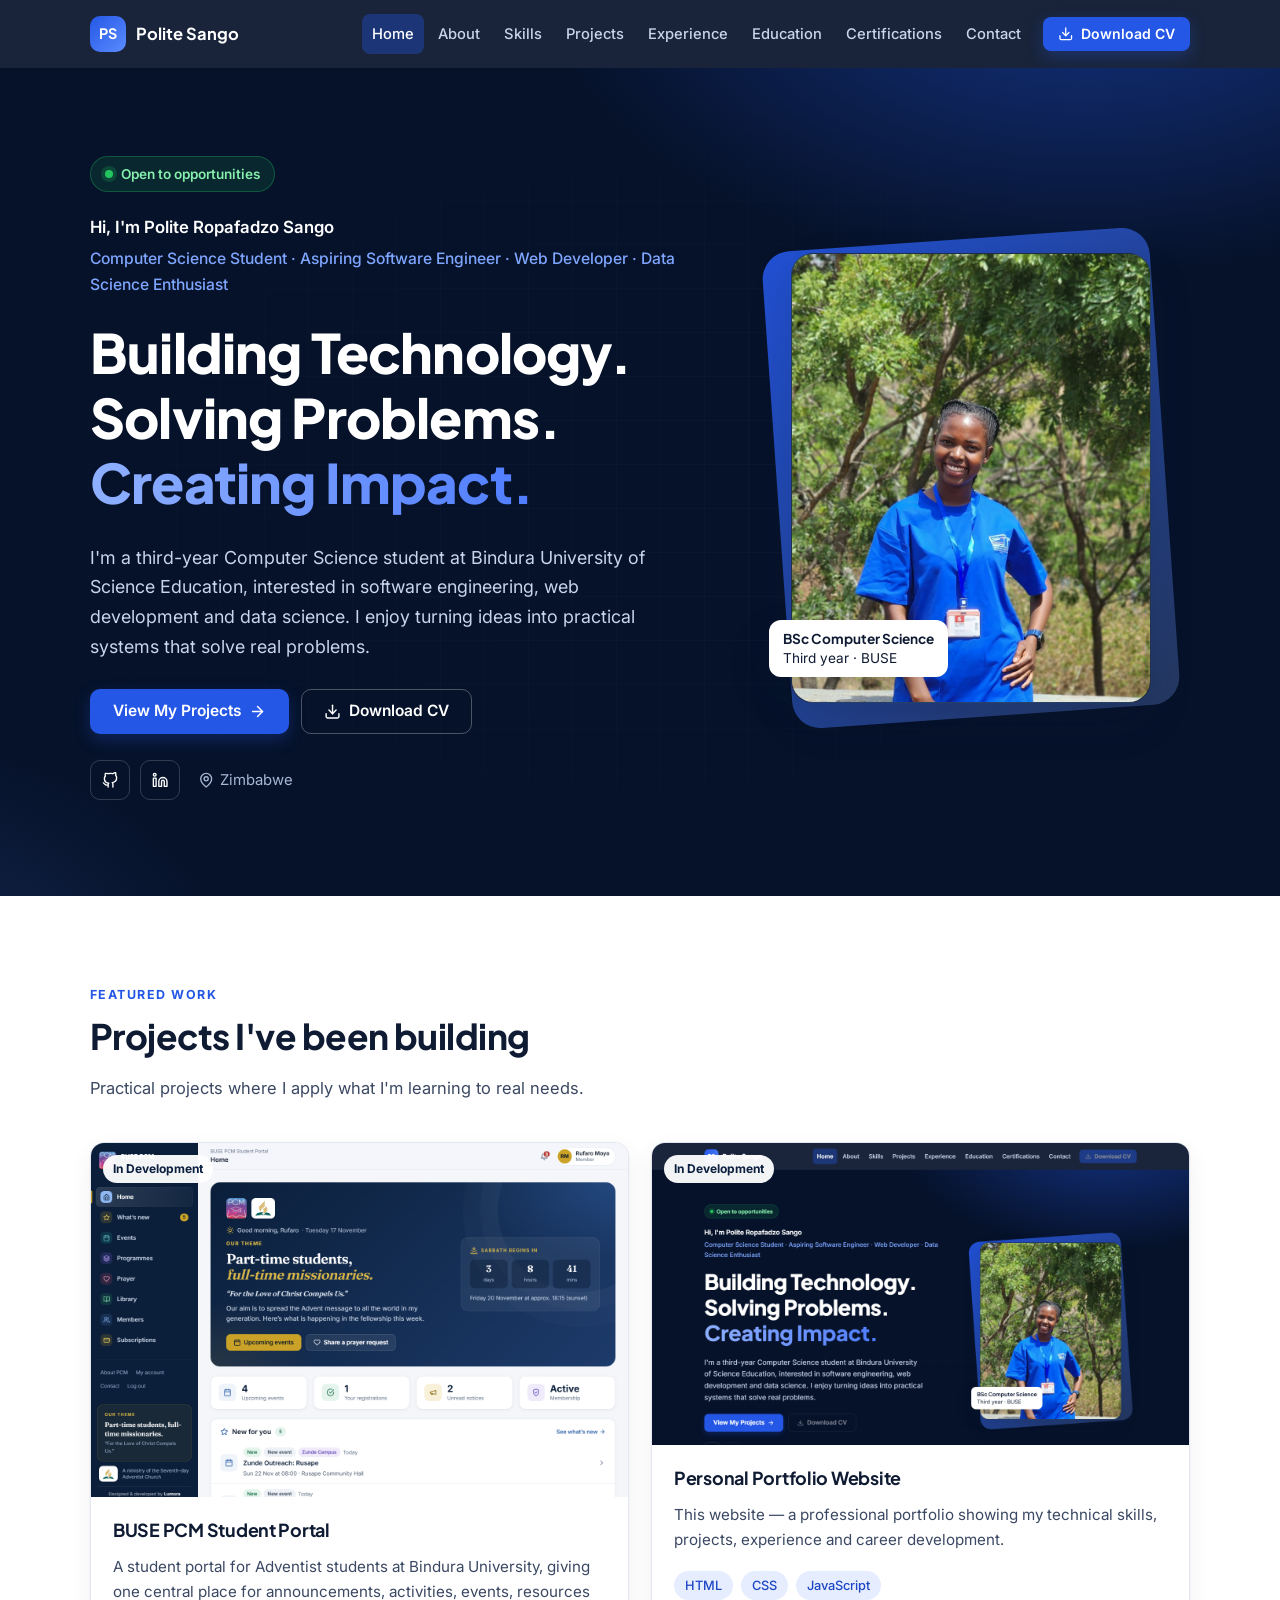
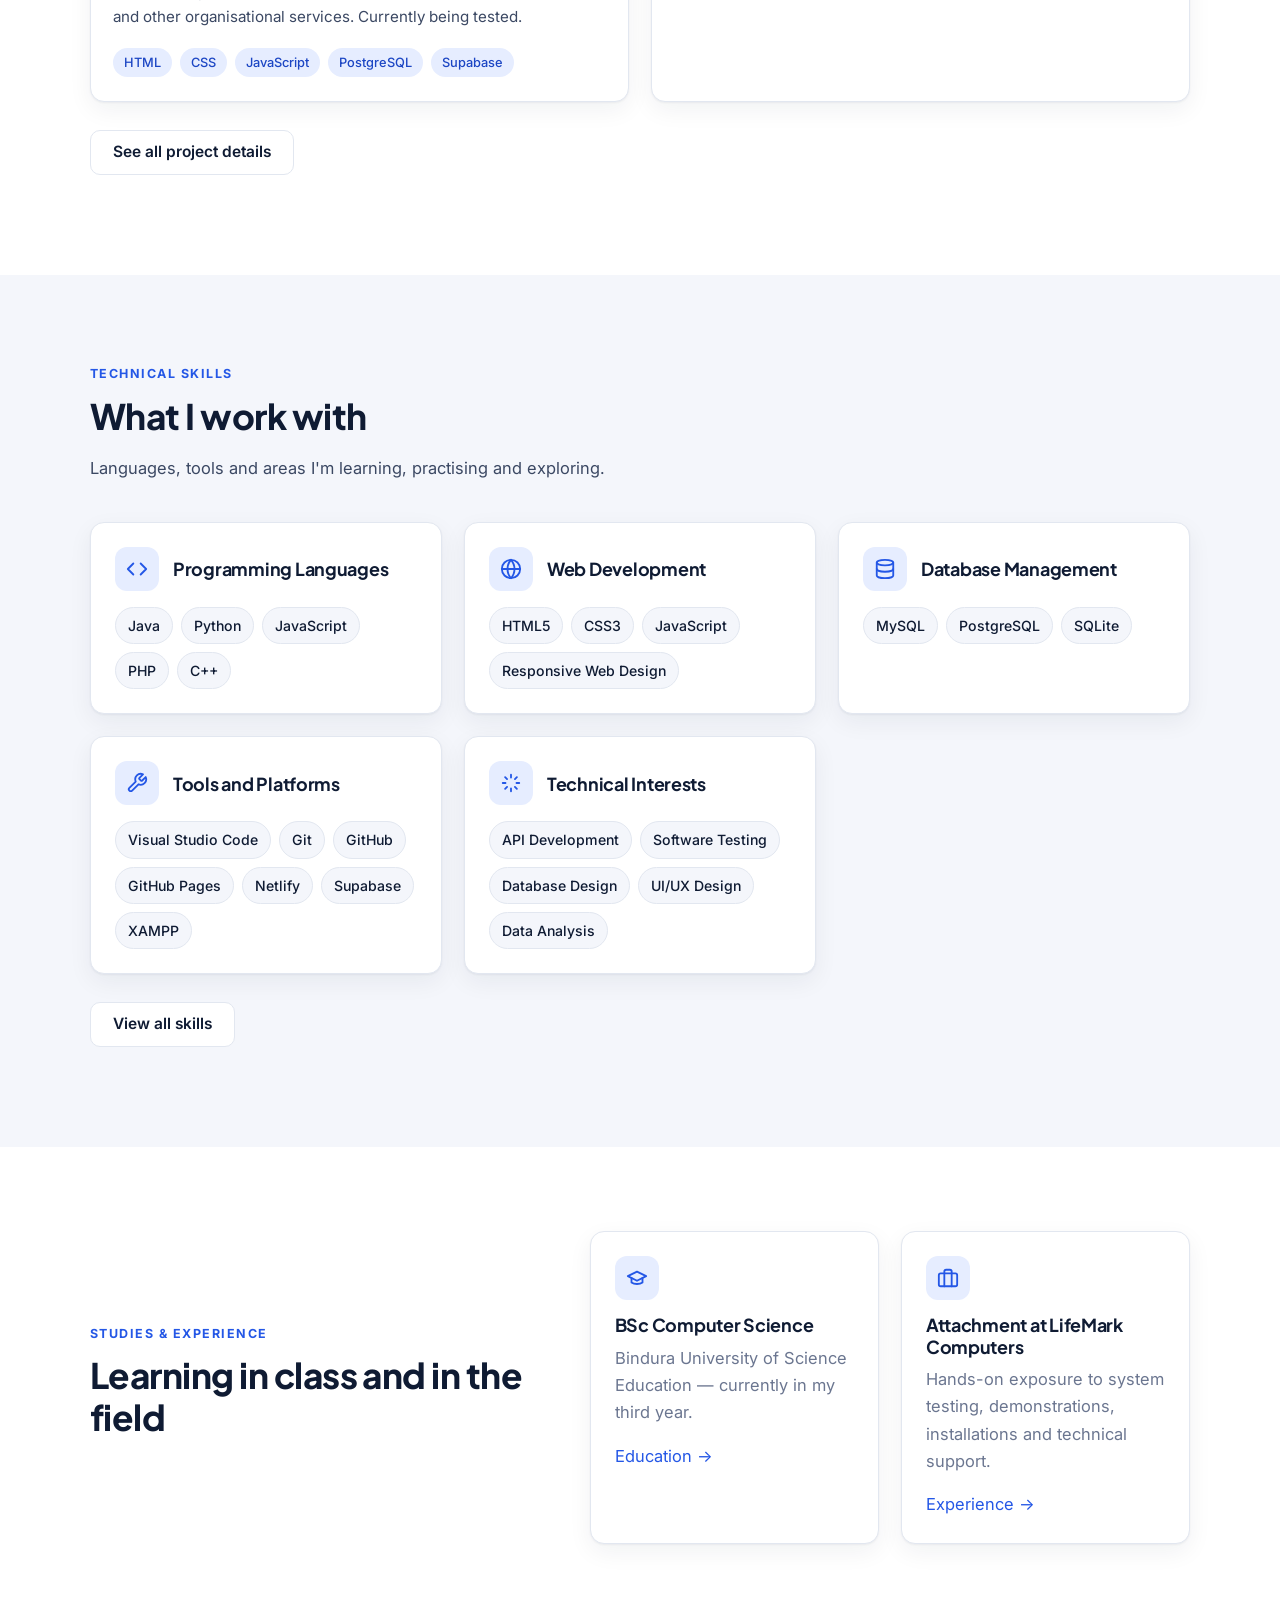
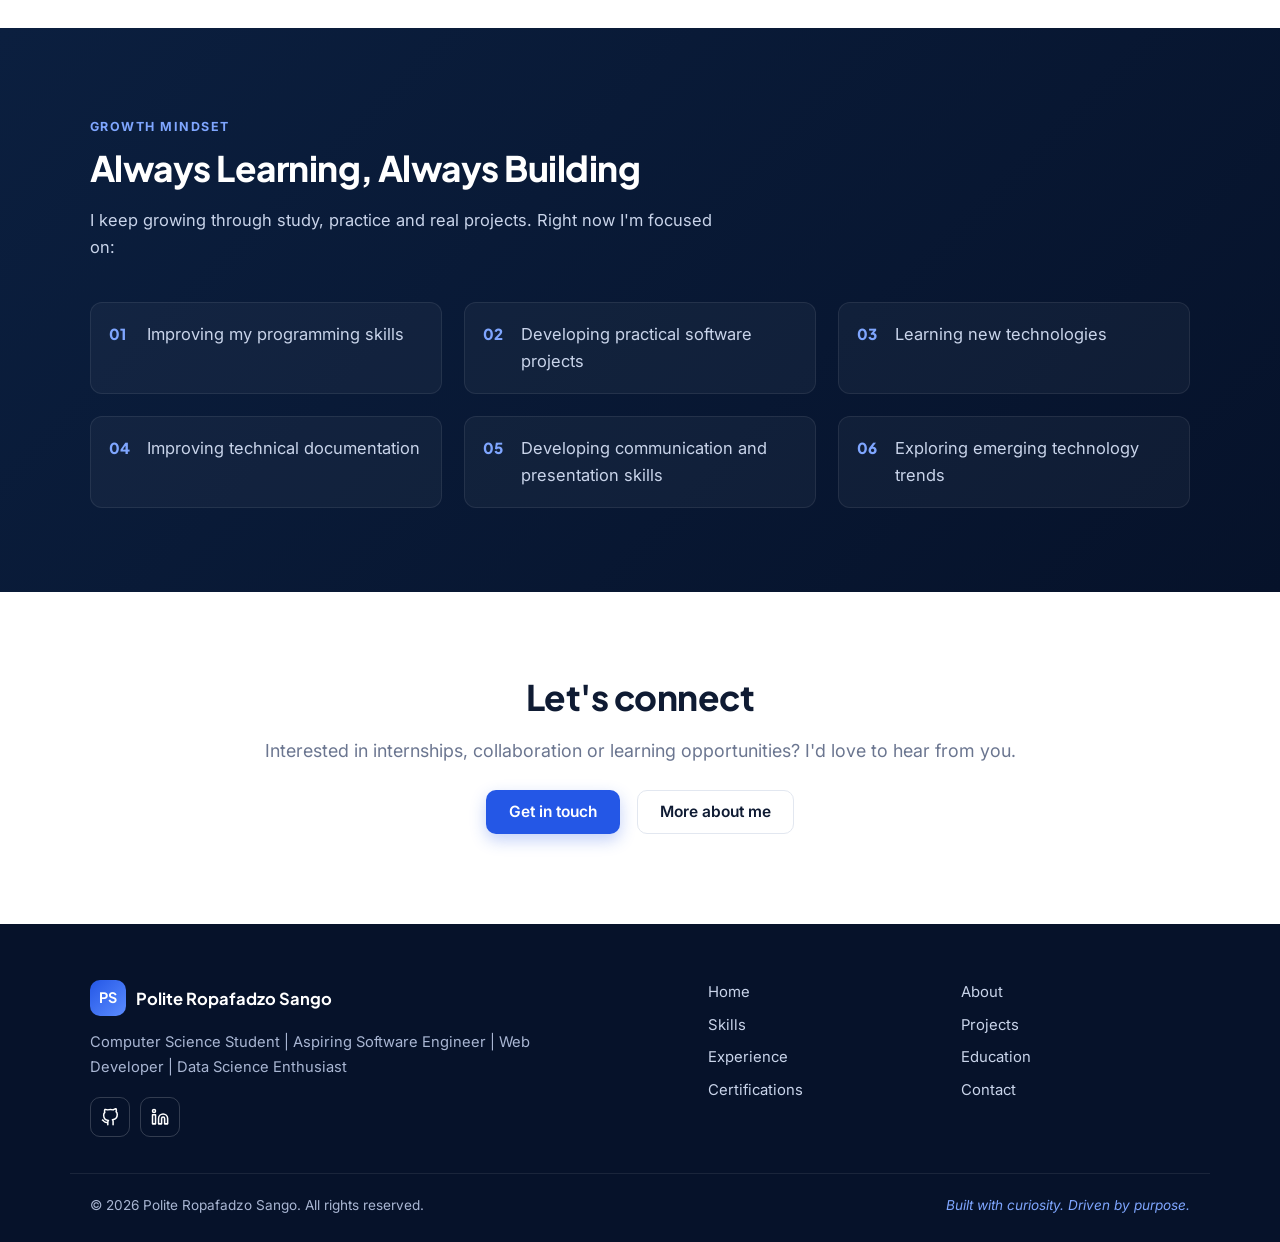
<file: index.html>
<!doctype html>
<html lang="en">
<head>
  <meta charset="utf-8">
  <meta name="viewport" content="width=device-width, initial-scale=1">
  <title>Polite Ropafadzo Sango | Computer Science Student &amp; Web Developer</title>
  <meta name="description" content="Portfolio of Polite Ropafadzo Sango, a third-year Computer Science student at Bindura University of Science Education, Zimbabwe — software engineering, web development and data science.">
  <meta property="og:title" content="Polite Ropafadzo Sango — Portfolio">
  <meta property="og:description" content="Building Technology. Solving Problems. Creating Impact.">
  <meta property="og:type" content="website">
  <meta name="theme-color" content="#06122a">
  <link rel="icon" href="assets/favicon.svg" type="image/svg+xml">
  <link rel="preconnect" href="https://fonts.googleapis.com">
  <link rel="preconnect" href="https://fonts.gstatic.com" crossorigin>
  <link href="https://fonts.googleapis.com/css2?family=Inter:wght@400;500;600;700&family=Plus+Jakarta+Sans:wght@700;800&display=swap" rel="stylesheet">
  <link rel="stylesheet" href="css/style.css">
</head>
<body data-page="home">
  <a class="skip" href="#main">Skip to content</a>
  <header id="site-header"></header>

  <main id="main">
    <section class="hero dark">
      <div class="container hero-grid">
        <div>
          <span class="badge-open">Open to opportunities</span>
          <p class="who">Hi, I'm Polite Ropafadzo Sango</p>
          <p class="role">Computer Science Student · Aspiring Software Engineer · Web Developer · Data Science Enthusiast</p>
          <h1>Building Technology. Solving Problems. <span class="accent">Creating Impact.</span></h1>
          <p class="lead">I'm a third-year Computer Science student at Bindura University of Science Education, interested in software engineering, web development and data science. I enjoy turning ideas into practical systems that solve real problems.</p>
          <div class="hero-actions">
            <a class="btn btn-primary" href="projects.html">View My Projects <svg class="icon" viewBox="0 0 24 24" fill="none" stroke="currentColor" stroke-width="2" stroke-linecap="round" stroke-linejoin="round" aria-hidden="true"><path d="M5 12h14"/><path d="m12 5 7 7-7 7"/></svg></a>
            <span class="btn btn-ghost" data-cv></span>
          </div>
          <div class="hero-meta">
            <div class="socials" data-socials></div>
            <span class="loc"><svg class="icon" viewBox="0 0 24 24" fill="none" stroke="currentColor" stroke-width="2" stroke-linecap="round" stroke-linejoin="round" aria-hidden="true"><path d="M20 10c0 6-8 12-8 12s-8-6-8-12a8 8 0 0 1 16 0z"/><circle cx="12" cy="10" r="3"/></svg> Zimbabwe</span>
          </div>
        </div>
        <div class="photo-wrap">
          <div class="photo" data-photo></div>
          <div class="photo-card"><strong>BSc Computer Science</strong>Third year · BUSE</div>
        </div>
      </div>
    </section>

    <section class="section">
      <div class="container">
        <div class="section-head">
          <span class="eyebrow">Featured work</span>
          <h2>Projects I've been building</h2>
          <p>Practical projects where I apply what I'm learning to real needs.</p>
        </div>
        <div class="grid grid-2" data-projects="preview"></div>
        <p style="margin-top:28px"><a class="btn btn-outline" href="projects.html">See all project details</a></p>
      </div>
    </section>

    <section class="section section-soft">
      <div class="container">
        <div class="section-head">
          <span class="eyebrow">Technical skills</span>
          <h2>What I work with</h2>
          <p>Languages, tools and areas I'm learning, practising and exploring.</p>
        </div>
        <div class="grid grid-3" data-skills="compact"></div>
        <p style="margin-top:28px"><a class="btn btn-outline" href="skills.html">View all skills</a></p>
      </div>
    </section>

    <section class="section">
      <div class="container split">
        <div class="section-head" style="margin:0">
          <span class="eyebrow">Studies &amp; experience</span>
          <h2>Learning in class and in the field</h2>
        </div>
        <div class="grid grid-2">
          <article class="card reveal">
            <span class="icon-badge"><svg class="icon" viewBox="0 0 24 24" fill="none" stroke="currentColor" stroke-width="2" stroke-linecap="round" stroke-linejoin="round" aria-hidden="true"><path d="M22 10 12 5 2 10l10 5 10-5z"/><path d="M6 12v5c3 2 9 2 12 0v-5"/></svg></span>
            <h3 style="margin-top:14px">BSc Computer Science</h3>
            <p class="muted">Bindura University of Science Education — currently in my third year.</p>
            <a href="education.html">Education →</a>
          </article>
          <article class="card reveal">
            <span class="icon-badge"><svg class="icon" viewBox="0 0 24 24" fill="none" stroke="currentColor" stroke-width="2" stroke-linecap="round" stroke-linejoin="round" aria-hidden="true"><rect x="2" y="7" width="20" height="14" rx="2"/><path d="M16 21V5a2 2 0 0 0-2-2h-4a2 2 0 0 0-2 2v16"/></svg></span>
            <h3 style="margin-top:14px">Attachment at LifeMark Computers</h3>
            <p class="muted">Hands-on exposure to system testing, demonstrations, installations and technical support.</p>
            <a href="experience.html">Experience →</a>
          </article>
        </div>
      </div>
    </section>

    <div data-learning></div>

    <section class="section cta">
      <div class="container">
        <h2>Let's connect</h2>
        <p class="lead muted">Interested in internships, collaboration or learning opportunities? I'd love to hear from you.</p>
        <a class="btn btn-primary" href="contact.html">Get in touch</a>
        <a class="btn btn-outline" href="about.html">More about me</a>
      </div>
    </section>
  </main>

  <footer id="site-footer"></footer>
  <script src="js/config.js"></script>
  <script src="js/main.js"></script>
</body>
</html>
</file>
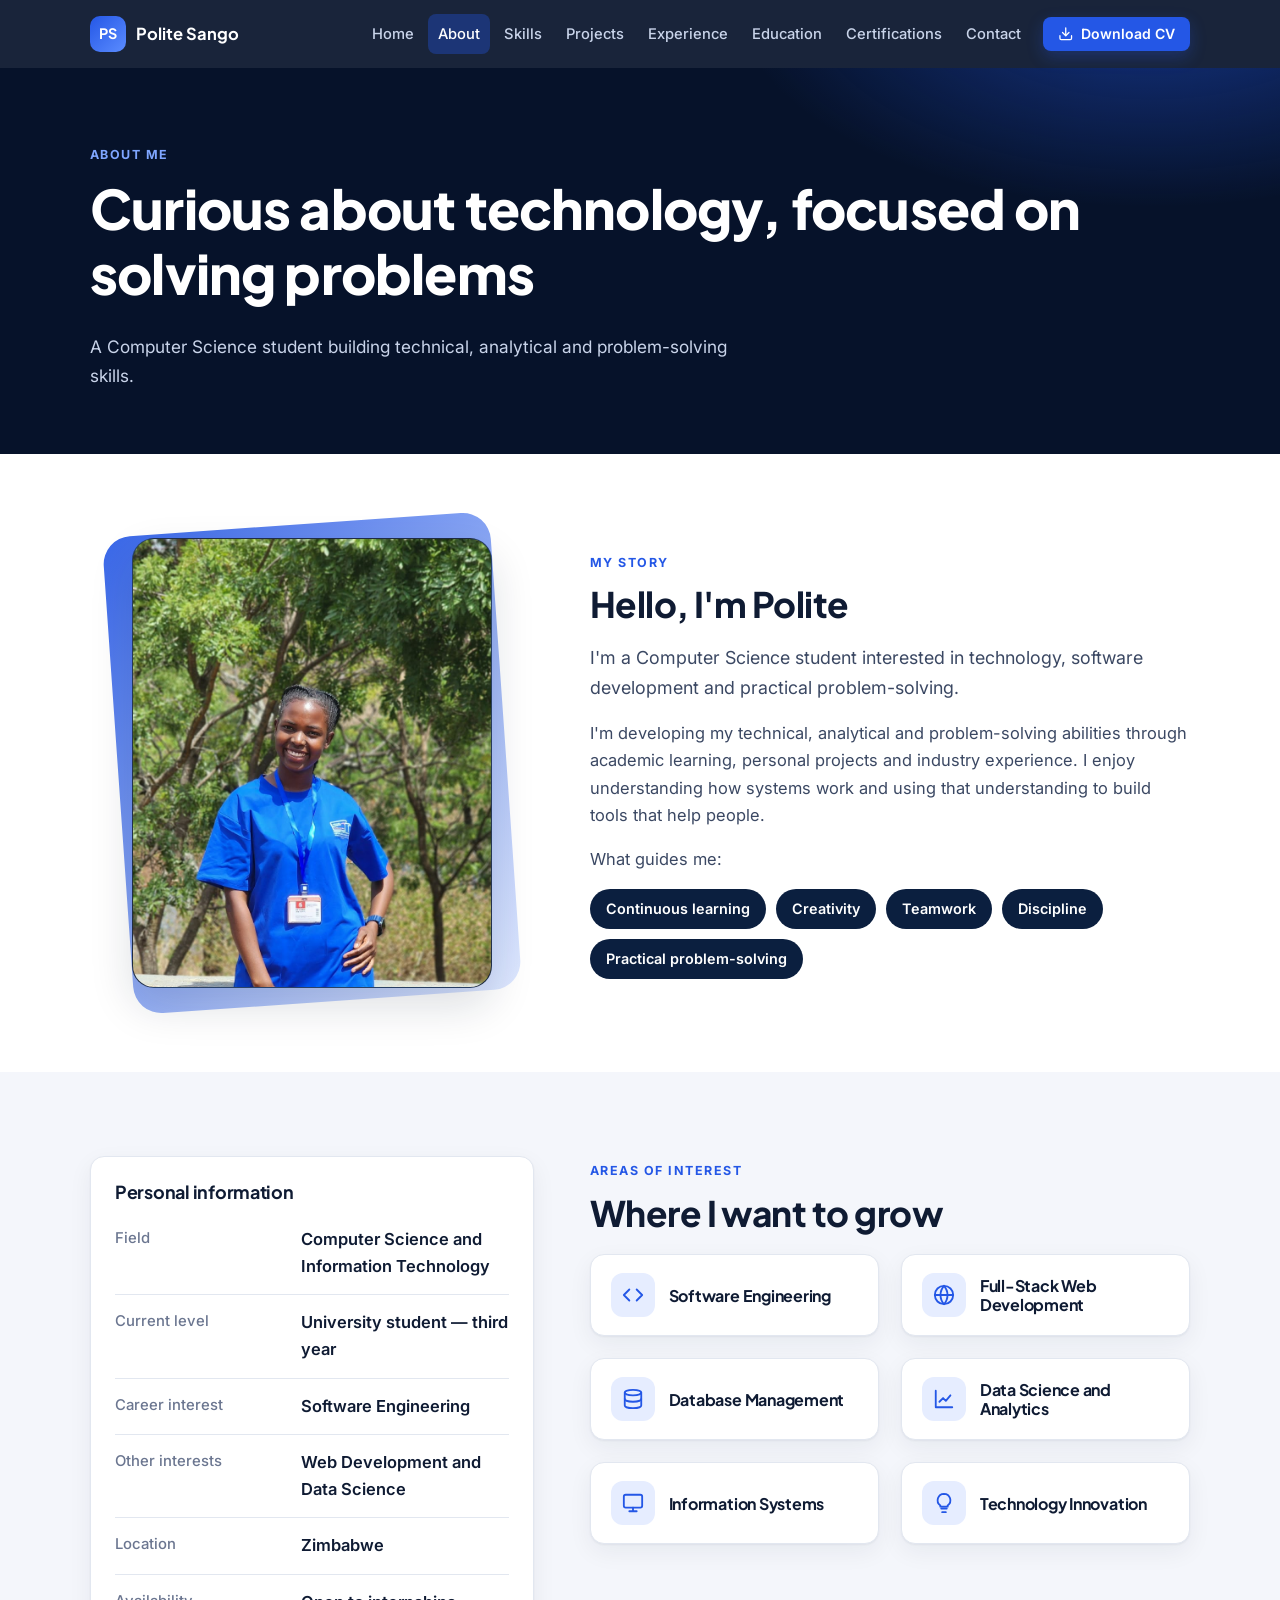
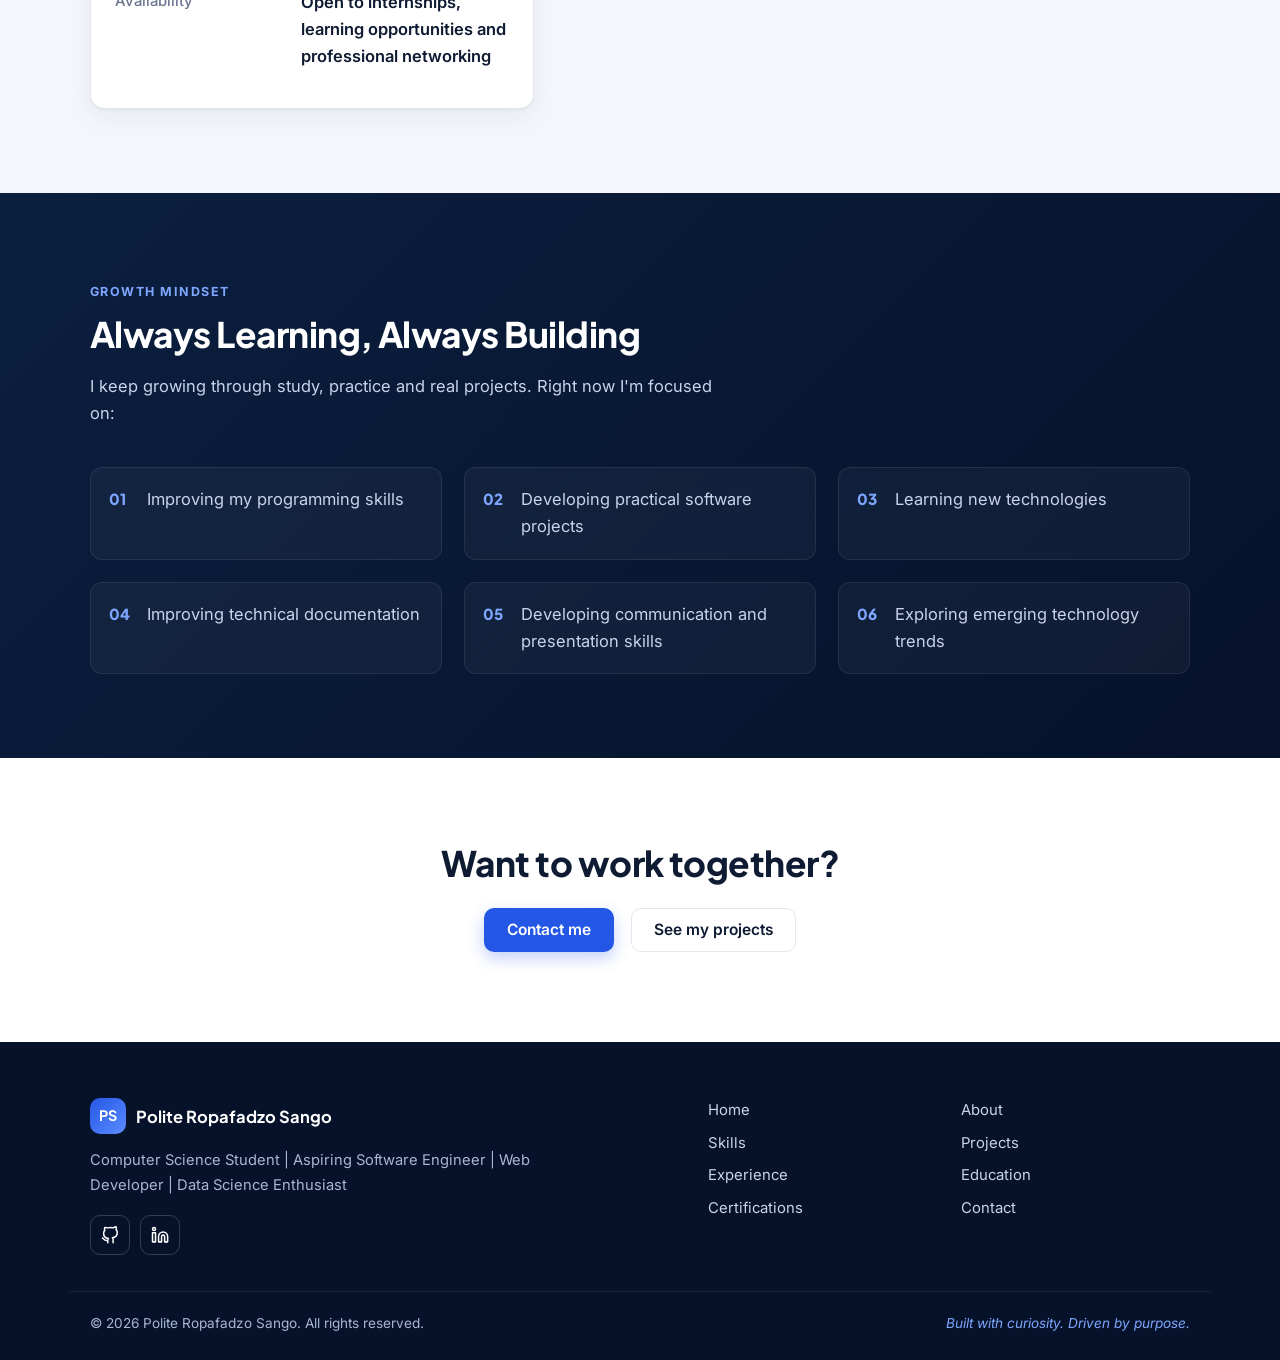
<file: about.html>
<!doctype html>
<html lang="en">
<head>
  <meta charset="utf-8">
  <meta name="viewport" content="width=device-width, initial-scale=1">
  <title>About Me | Polite Ropafadzo Sango</title>
  <meta name="description" content="About Polite Ropafadzo Sango — a Computer Science student in Zimbabwe interested in software engineering, web development and data science.">
  <meta property="og:title" content="About Polite Ropafadzo Sango">
  <meta property="og:description" content="Computer Science student interested in technology, software development and practical problem-solving.">
  <meta property="og:type" content="website">
  <meta name="theme-color" content="#06122a">
  <link rel="icon" href="assets/favicon.svg" type="image/svg+xml">
  <link rel="preconnect" href="https://fonts.googleapis.com">
  <link rel="preconnect" href="https://fonts.gstatic.com" crossorigin>
  <link href="https://fonts.googleapis.com/css2?family=Inter:wght@400;500;600;700&family=Plus+Jakarta+Sans:wght@700;800&display=swap" rel="stylesheet">
  <link rel="stylesheet" href="css/style.css">
</head>
<body data-page="about">
  <a class="skip" href="#main">Skip to content</a>
  <header id="site-header"></header>

  <main id="main">
    <section class="page-hero dark">
      <div class="container">
        <span class="eyebrow">About me</span>
        <h1>Curious about technology, focused on solving problems</h1>
        <p>A Computer Science student building technical, analytical and problem-solving skills.</p>
      </div>
    </section>

    <section class="section">
      <div class="container split">
        <div class="photo-wrap">
          <div class="photo" data-photo></div>
        </div>
        <div>
          <span class="eyebrow">My story</span>
          <h2>Hello, I'm Polite</h2>
          <p class="lead">I'm a Computer Science student interested in technology, software development and practical problem-solving.</p>
          <p>I'm developing my technical, analytical and problem-solving abilities through academic learning, personal projects and industry experience. I enjoy understanding how systems work and using that understanding to build tools that help people.</p>
          <p>What guides me:</p>
          <div class="values">
            <span>Continuous learning</span>
            <span>Creativity</span>
            <span>Teamwork</span>
            <span>Discipline</span>
            <span>Practical problem-solving</span>
          </div>
        </div>
      </div>
    </section>

    <section class="section section-soft">
      <div class="container split top">
        <div class="card">
          <h3>Personal information</h3>
          <ul class="info-list">
            <li><span class="k">Field</span><span class="v">Computer Science and Information Technology</span></li>
            <li><span class="k">Current level</span><span class="v">University student — third year</span></li>
            <li><span class="k">Career interest</span><span class="v">Software Engineering</span></li>
            <li><span class="k">Other interests</span><span class="v">Web Development and Data Science</span></li>
            <li><span class="k">Location</span><span class="v">Zimbabwe</span></li>
            <li><span class="k">Availability</span><span class="v">Open to internships, learning opportunities and professional networking</span></li>
          </ul>
        </div>
        <div>
          <span class="eyebrow">Areas of interest</span>
          <h2>Where I want to grow</h2>
          <div class="grid grid-2" style="margin-top:20px">
            <div class="card tile reveal"><span class="icon-badge"><svg class="icon" viewBox="0 0 24 24" fill="none" stroke="currentColor" stroke-width="2" stroke-linecap="round" stroke-linejoin="round"><path d="m16 18 6-6-6-6"/><path d="m8 6-6 6 6 6"/></svg></span><h3>Software Engineering</h3></div>
            <div class="card tile reveal"><span class="icon-badge"><svg class="icon" viewBox="0 0 24 24" fill="none" stroke="currentColor" stroke-width="2" stroke-linecap="round" stroke-linejoin="round"><circle cx="12" cy="12" r="10"/><path d="M2 12h20"/><path d="M12 2a15 15 0 0 1 0 20 15 15 0 0 1 0-20"/></svg></span><h3>Full-Stack Web Development</h3></div>
            <div class="card tile reveal"><span class="icon-badge"><svg class="icon" viewBox="0 0 24 24" fill="none" stroke="currentColor" stroke-width="2" stroke-linecap="round" stroke-linejoin="round"><ellipse cx="12" cy="5" rx="9" ry="3"/><path d="M3 5v14c0 1.7 4 3 9 3s9-1.3 9-3V5"/><path d="M3 12c0 1.7 4 3 9 3s9-1.3 9-3"/></svg></span><h3>Database Management</h3></div>
            <div class="card tile reveal"><span class="icon-badge"><svg class="icon" viewBox="0 0 24 24" fill="none" stroke="currentColor" stroke-width="2" stroke-linecap="round" stroke-linejoin="round"><path d="M3 3v18h18"/><path d="m7 15 4-4 3 3 5-6"/></svg></span><h3>Data Science and Analytics</h3></div>
            <div class="card tile reveal"><span class="icon-badge"><svg class="icon" viewBox="0 0 24 24" fill="none" stroke="currentColor" stroke-width="2" stroke-linecap="round" stroke-linejoin="round"><rect x="2" y="3" width="20" height="14" rx="2"/><path d="M8 21h8M12 17v4"/></svg></span><h3>Information Systems</h3></div>
            <div class="card tile reveal"><span class="icon-badge"><svg class="icon" viewBox="0 0 24 24" fill="none" stroke="currentColor" stroke-width="2" stroke-linecap="round" stroke-linejoin="round"><path d="M9 18h6M10 22h4"/><path d="M12 2a7 7 0 0 0-4 12.7V16h8v-1.3A7 7 0 0 0 12 2z"/></svg></span><h3>Technology Innovation</h3></div>
          </div>
        </div>
      </div>
    </section>

    <div data-learning></div>

    <section class="section cta">
      <div class="container">
        <h2>Want to work together?</h2>
        <a class="btn btn-primary" href="contact.html">Contact me</a>
        <a class="btn btn-outline" href="projects.html">See my projects</a>
      </div>
    </section>
  </main>

  <footer id="site-footer"></footer>
  <script src="js/config.js"></script>
  <script src="js/main.js"></script>
</body>
</html>
</file>
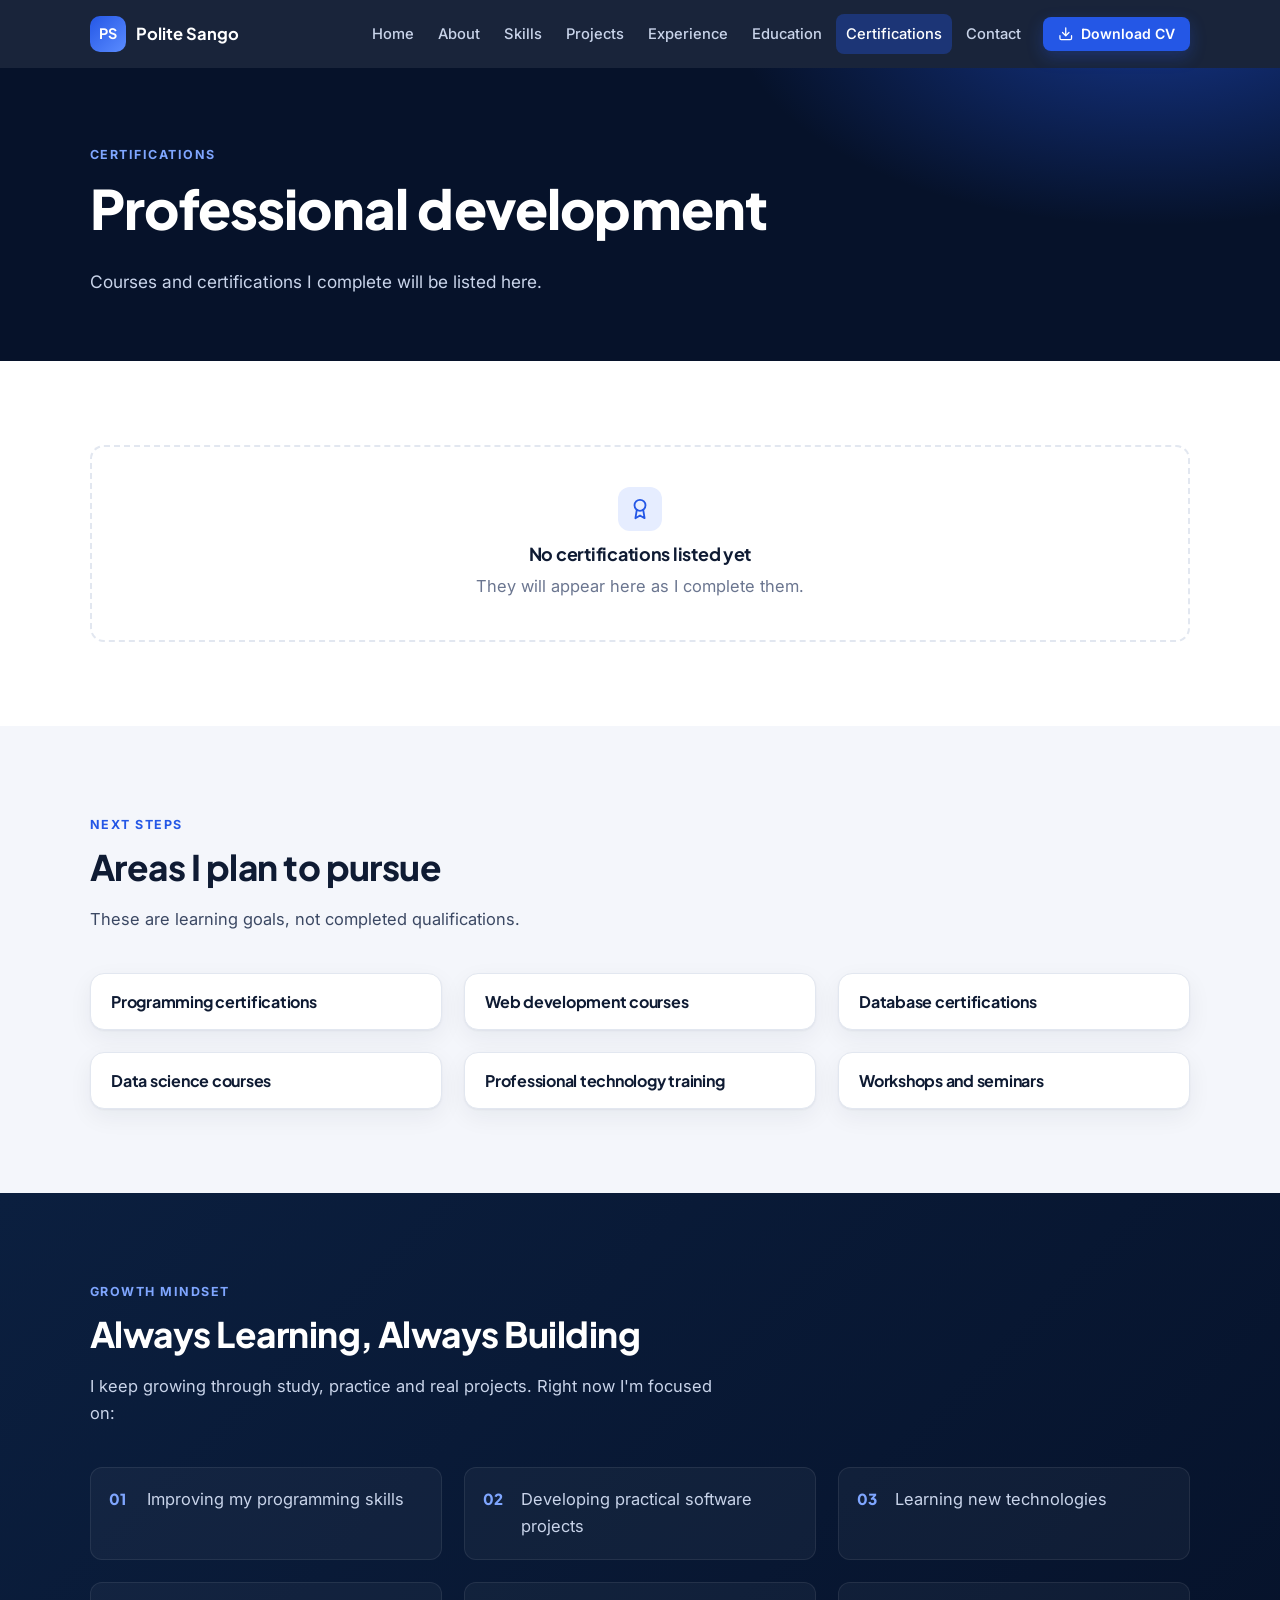
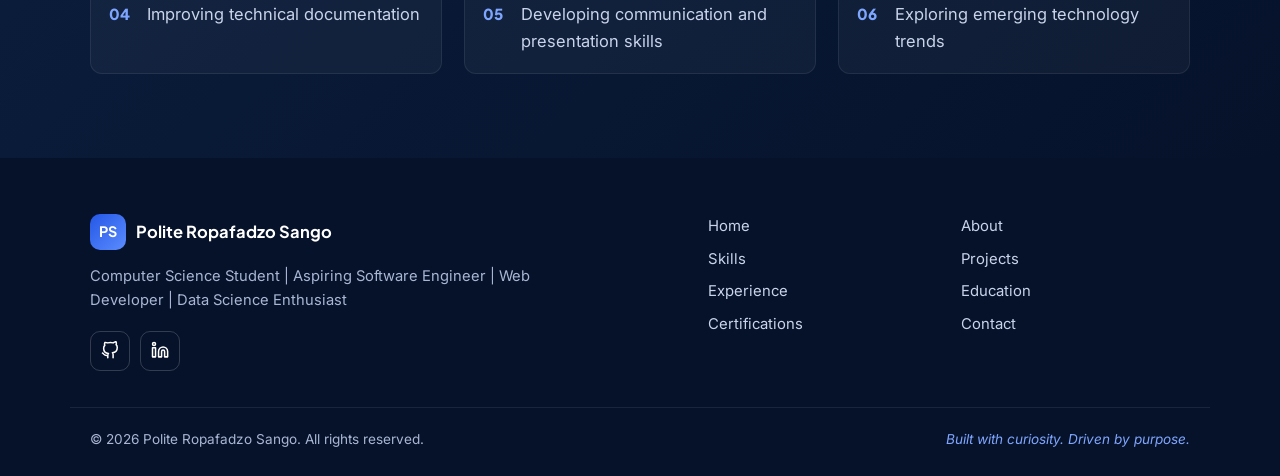
<file: certifications.html>
<!doctype html>
<html lang="en">
<head>
  <meta charset="utf-8">
  <meta name="viewport" content="width=device-width, initial-scale=1">
  <title>Certifications | Polite Ropafadzo Sango</title>
  <meta name="description" content="Certifications and professional development of Polite Ropafadzo Sango.">
  <meta property="og:title" content="Certifications — Polite Ropafadzo Sango">
  <meta property="og:description" content="Certifications and professional development.">
  <meta property="og:type" content="website">
  <meta name="theme-color" content="#06122a">
  <link rel="icon" href="assets/favicon.svg" type="image/svg+xml">
  <link rel="preconnect" href="https://fonts.googleapis.com">
  <link rel="preconnect" href="https://fonts.gstatic.com" crossorigin>
  <link href="https://fonts.googleapis.com/css2?family=Inter:wght@400;500;600;700&family=Plus+Jakarta+Sans:wght@700;800&display=swap" rel="stylesheet">
  <link rel="stylesheet" href="css/style.css">
</head>
<body data-page="certifications">
  <a class="skip" href="#main">Skip to content</a>
  <header id="site-header"></header>

  <main id="main">
    <section class="page-hero dark">
      <div class="container">
        <span class="eyebrow">Certifications</span>
        <h1>Professional development</h1>
        <p>Courses and certifications I complete will be listed here.</p>
      </div>
    </section>

    <section class="section">
      <div class="container">
        <div class="grid grid-3" data-certs>
          <div class="empty" style="grid-column:1/-1">
            <span class="icon-badge"><svg class="icon" viewBox="0 0 24 24" fill="none" stroke="currentColor" stroke-width="2" stroke-linecap="round" stroke-linejoin="round"><circle cx="12" cy="8" r="6"/><path d="M15.5 13 17 22l-5-3-5 3 1.5-9"/></svg></span>
            <h3>No certifications listed yet</h3>
            <p class="muted" style="margin:0">They will appear here as I complete them.</p>
          </div>
        </div>
      </div>
    </section>

    <section class="section section-soft">
      <div class="container">
        <div class="section-head">
          <span class="eyebrow">Next steps</span>
          <h2>Areas I plan to pursue</h2>
          <p>These are learning goals, not completed qualifications.</p>
        </div>
        <div class="grid grid-3">
          <div class="card tile reveal"><h3>Programming certifications</h3></div>
          <div class="card tile reveal"><h3>Web development courses</h3></div>
          <div class="card tile reveal"><h3>Database certifications</h3></div>
          <div class="card tile reveal"><h3>Data science courses</h3></div>
          <div class="card tile reveal"><h3>Professional technology training</h3></div>
          <div class="card tile reveal"><h3>Workshops and seminars</h3></div>
        </div>
      </div>
    </section>

    <div data-learning></div>
  </main>

  <footer id="site-footer"></footer>
  <script src="js/config.js"></script>
  <script src="js/main.js"></script>
</body>
</html>
</file>
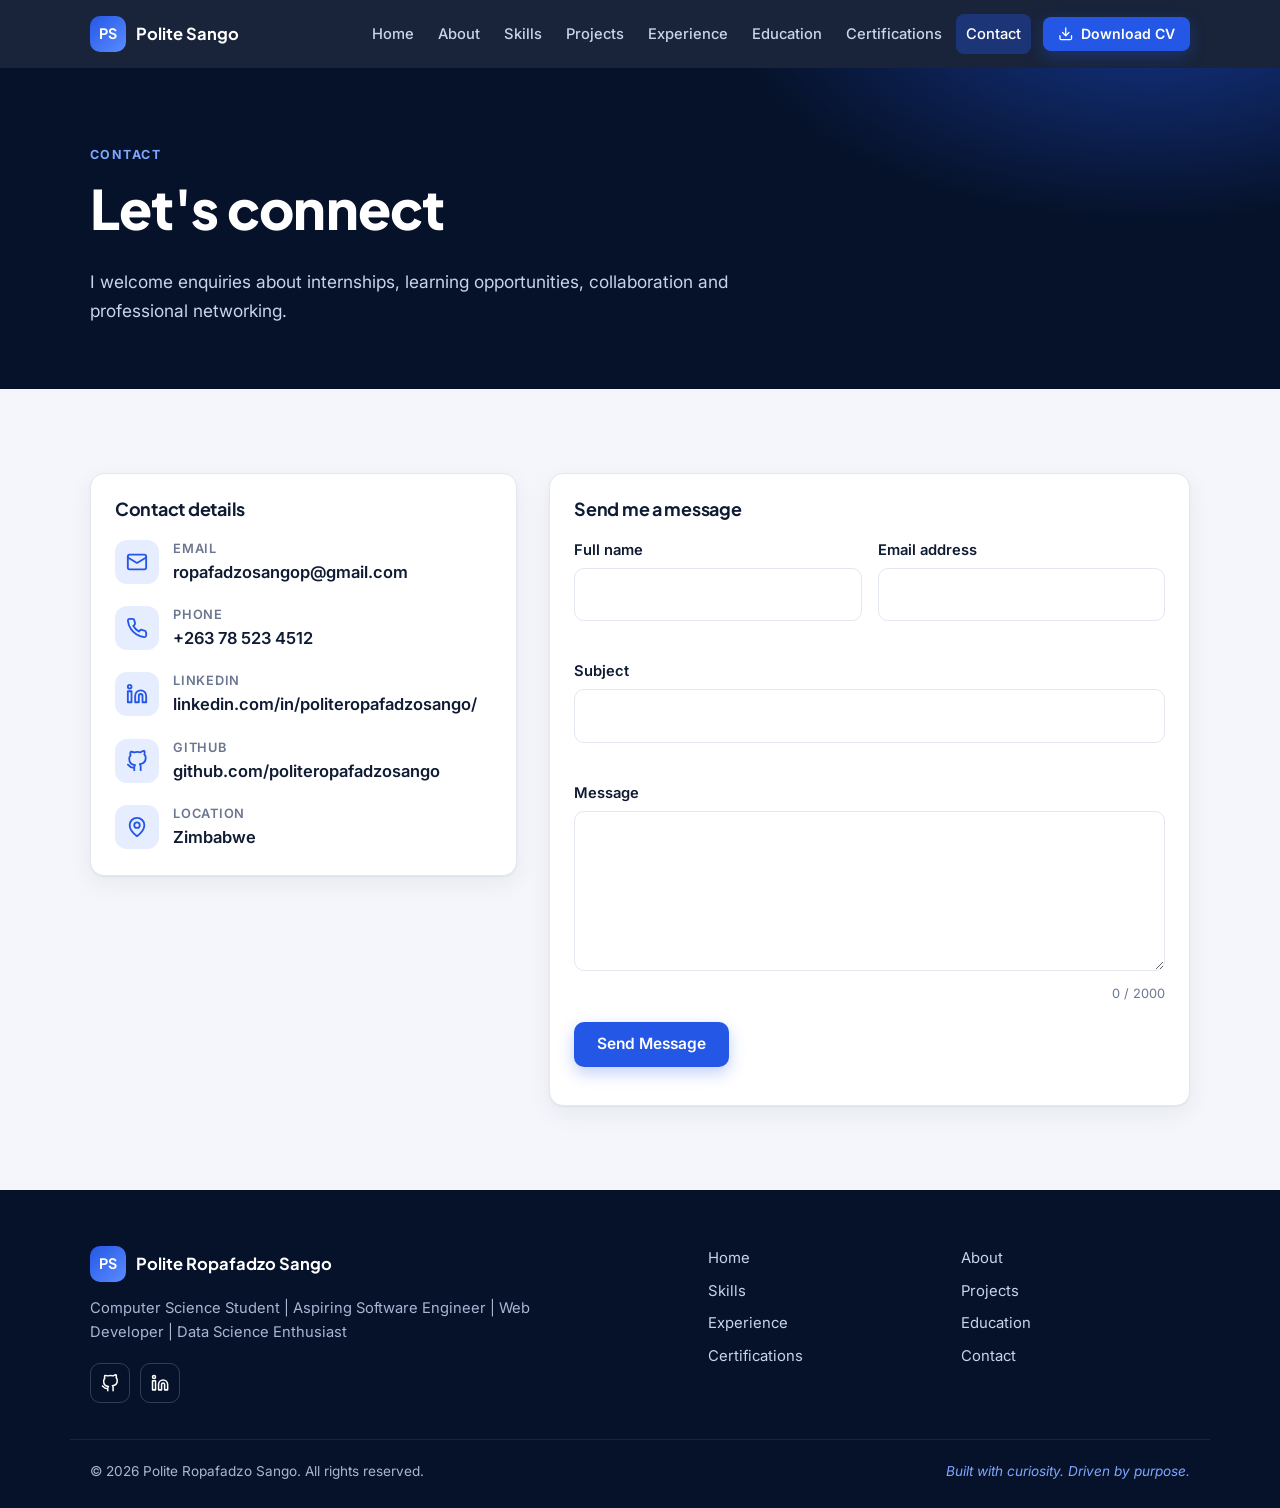
<file: contact.html>
<!doctype html>
<html lang="en">
<head>
  <meta charset="utf-8">
  <meta name="viewport" content="width=device-width, initial-scale=1">
  <title>Contact | Polite Ropafadzo Sango</title>
  <meta name="description" content="Contact Polite Ropafadzo Sango about internships, learning opportunities, collaboration and professional networking.">
  <meta property="og:title" content="Contact Polite Ropafadzo Sango">
  <meta property="og:description" content="Internships, collaboration and networking enquiries welcome.">
  <meta property="og:type" content="website">
  <meta name="theme-color" content="#06122a">
  <link rel="icon" href="assets/favicon.svg" type="image/svg+xml">
  <link rel="preconnect" href="https://fonts.googleapis.com">
  <link rel="preconnect" href="https://fonts.gstatic.com" crossorigin>
  <link href="https://fonts.googleapis.com/css2?family=Inter:wght@400;500;600;700&family=Plus+Jakarta+Sans:wght@700;800&display=swap" rel="stylesheet">
  <link rel="stylesheet" href="css/style.css">
</head>
<body data-page="contact">
  <a class="skip" href="#main">Skip to content</a>
  <header id="site-header"></header>

  <main id="main">
    <section class="page-hero dark">
      <div class="container">
        <span class="eyebrow">Contact</span>
        <h1>Let's connect</h1>
        <p>I welcome enquiries about internships, learning opportunities, collaboration and professional networking.</p>
      </div>
    </section>

    <section class="section section-soft">
      <div class="container contact-grid">
        <div class="card">
          <h3>Contact details</h3>
          <ul class="contact-list" data-contact-list style="margin-top:18px"></ul>
        </div>

        <div class="card">
          <h3>Send me a message</h3>
          <!-- Messages are emailed to the address in js/config.js via FormSubmit (free). -->
          <form id="contact-form" name="contact" novalidate style="margin-top:18px">
            <p class="hidden"><label>Leave this empty <input name="_honey" tabindex="-1" autocomplete="off"></label></p>
            <div class="field-row">
              <div class="field">
                <label for="f-name">Full name</label>
                <input id="f-name" name="name" type="text" maxlength="100" autocomplete="name" required>
                <div class="field-error" data-error-for="name" aria-live="polite"></div>
              </div>
              <div class="field">
                <label for="f-email">Email address</label>
                <input id="f-email" name="email" type="email" maxlength="255" autocomplete="email" required>
                <div class="field-error" data-error-for="email" aria-live="polite"></div>
              </div>
            </div>
            <div class="field">
              <label for="f-subject">Subject</label>
              <input id="f-subject" name="subject" type="text" maxlength="150" required>
              <div class="field-error" data-error-for="subject" aria-live="polite"></div>
            </div>
            <div class="field">
              <label for="f-message">Message</label>
              <textarea id="f-message" name="message" maxlength="2000" required></textarea>
              <div class="field-foot">
                <div class="field-error" data-error-for="message" aria-live="polite"></div>
                <span class="counter" id="msg-count">0 / 2000</span>
              </div>
            </div>
            <button class="btn btn-primary" type="submit">Send Message</button>
            <div id="form-status" class="form-status" role="status" aria-live="polite"></div>
          </form>
        </div>
      </div>
    </section>
  </main>

  <footer id="site-footer"></footer>
  <script src="js/config.js"></script>
  <script src="js/main.js"></script>
</body>
</html>
</file>
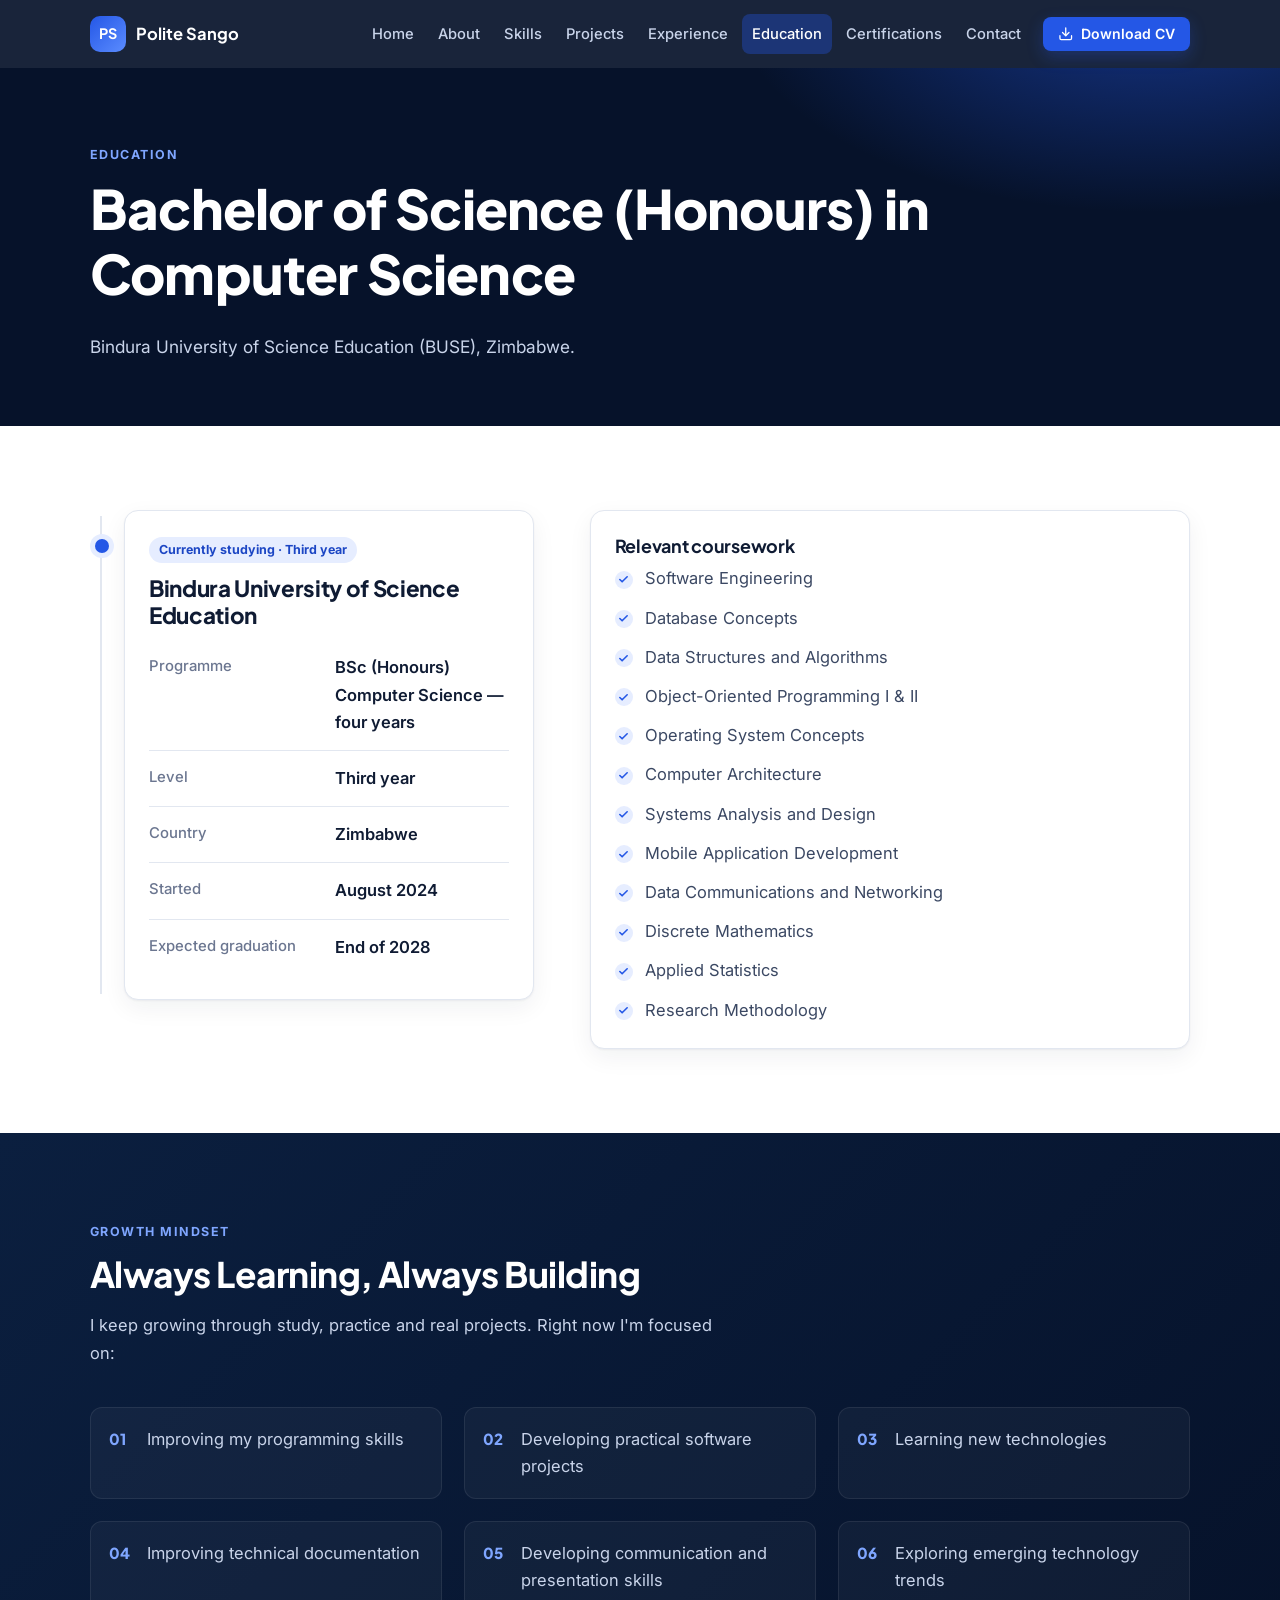
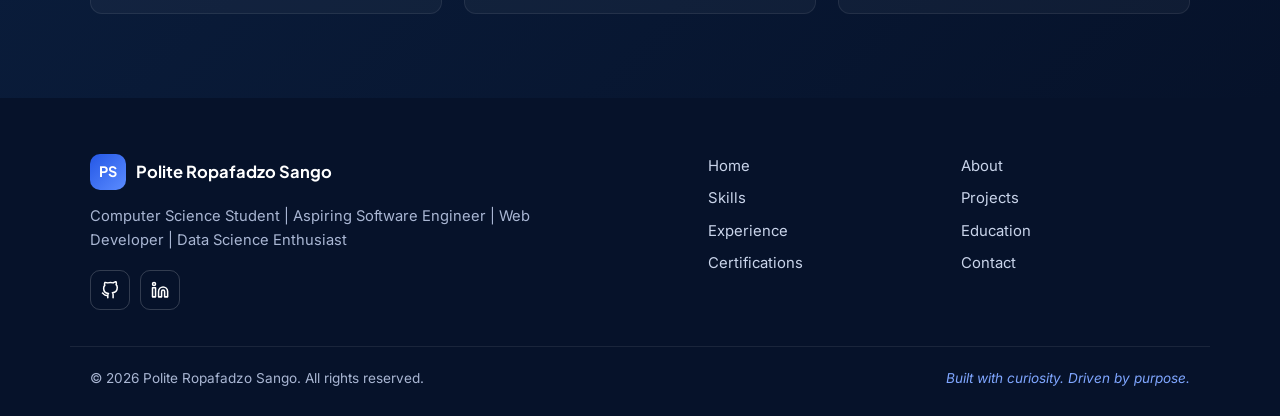
<file: education.html>
<!doctype html>
<html lang="en">
<head>
  <meta charset="utf-8">
  <meta name="viewport" content="width=device-width, initial-scale=1">
  <title>Education | Polite Ropafadzo Sango</title>
  <meta name="description" content="Polite Ropafadzo Sango is studying for a Bachelor of Science in Computer Science at Bindura University of Science Education (BUSE), Zimbabwe.">
  <meta property="og:title" content="Education — Polite Ropafadzo Sango">
  <meta property="og:description" content="BSc Computer Science, Bindura University of Science Education.">
  <meta property="og:type" content="website">
  <meta name="theme-color" content="#06122a">
  <link rel="icon" href="assets/favicon.svg" type="image/svg+xml">
  <link rel="preconnect" href="https://fonts.googleapis.com">
  <link rel="preconnect" href="https://fonts.gstatic.com" crossorigin>
  <link href="https://fonts.googleapis.com/css2?family=Inter:wght@400;500;600;700&family=Plus+Jakarta+Sans:wght@700;800&display=swap" rel="stylesheet">
  <link rel="stylesheet" href="css/style.css">
</head>
<body data-page="education">
  <a class="skip" href="#main">Skip to content</a>
  <header id="site-header"></header>

  <main id="main">
    <section class="page-hero dark">
      <div class="container">
        <span class="eyebrow">Education</span>
        <h1>Bachelor of Science (Honours) in Computer Science</h1>
        <p>Bindura University of Science Education (BUSE), Zimbabwe.</p>
      </div>
    </section>

    <section class="section">
      <div class="container split top">
        <div class="timeline">
          <article class="tl-item card reveal">
            <span class="tag">Currently studying · Third year</span>
            <h2 style="font-size:1.4rem;margin-top:12px">Bindura University of Science Education</h2>
            <ul class="info-list">
              <li><span class="k">Programme</span><span class="v">BSc (Honours) Computer Science — four years</span></li>
              <li><span class="k">Level</span><span class="v">Third year</span></li>
              <li><span class="k">Country</span><span class="v">Zimbabwe</span></li>
              <li><span class="k">Started</span><span class="v" data-fill="studyStartYear"></span></li>
              <li><span class="k">Expected graduation</span><span class="v" data-fill="expectedGraduation"></span></li>
            </ul>
          </article>
        </div>
        <div class="grid">
          <div class="card">
            <h3>Relevant coursework</h3>
            <ul class="check-list" data-fill="coursework"></ul>
          </div>
          <div class="card">
            <h3>Academic achievements</h3>
            <ul class="check-list" data-fill="achievements" data-hide-empty></ul>
          </div>
        </div>
      </div>
    </section>

    <div data-learning></div>
  </main>

  <footer id="site-footer"></footer>
  <script src="js/config.js"></script>
  <script src="js/main.js"></script>
</body>
</html>
</file>
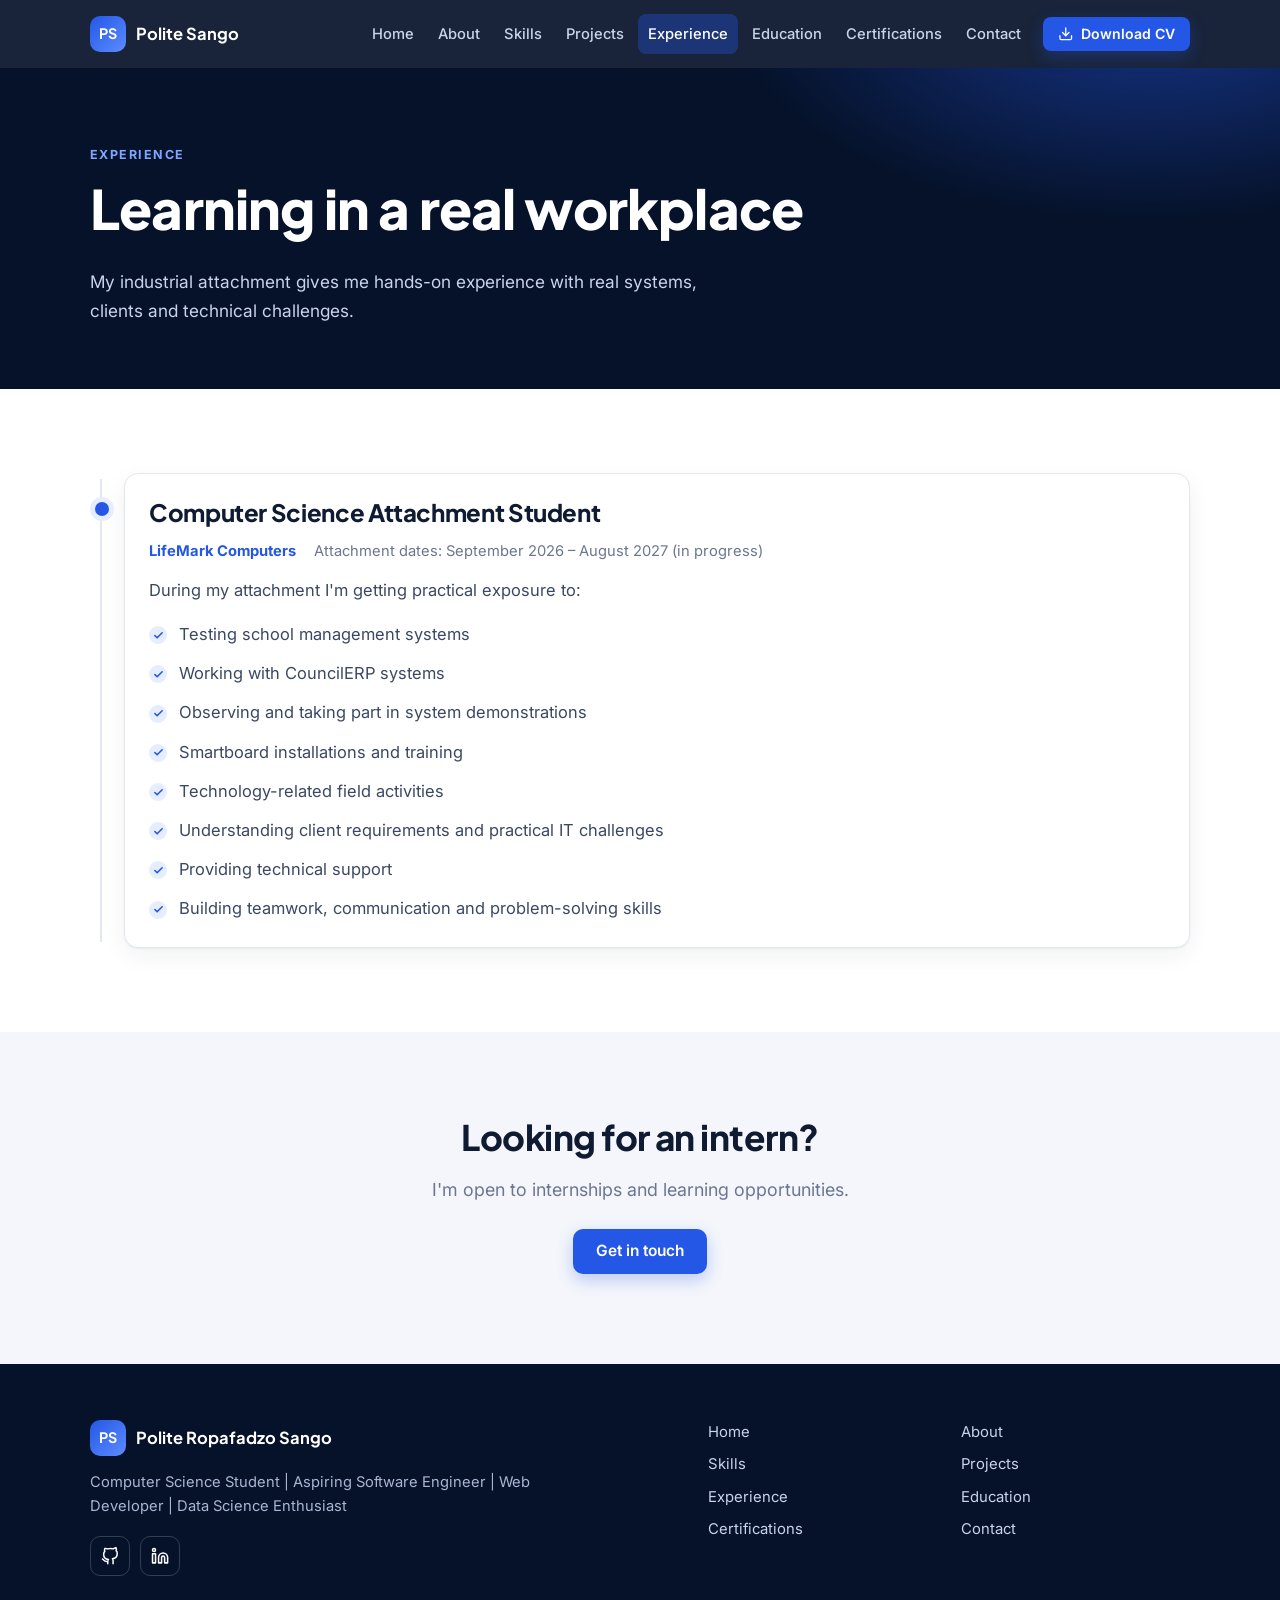
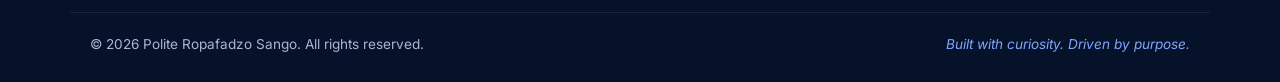
<file: experience.html>
<!doctype html>
<html lang="en">
<head>
  <meta charset="utf-8">
  <meta name="viewport" content="width=device-width, initial-scale=1">
  <title>Experience | Polite Ropafadzo Sango</title>
  <meta name="description" content="Computer Science attachment experience of Polite Ropafadzo Sango at LifeMark Computers.">
  <meta property="og:title" content="Experience — Polite Ropafadzo Sango">
  <meta property="og:description" content="Computer Science attachment at LifeMark Computers.">
  <meta property="og:type" content="website">
  <meta name="theme-color" content="#06122a">
  <link rel="icon" href="assets/favicon.svg" type="image/svg+xml">
  <link rel="preconnect" href="https://fonts.googleapis.com">
  <link rel="preconnect" href="https://fonts.gstatic.com" crossorigin>
  <link href="https://fonts.googleapis.com/css2?family=Inter:wght@400;500;600;700&family=Plus+Jakarta+Sans:wght@700;800&display=swap" rel="stylesheet">
  <link rel="stylesheet" href="css/style.css">
</head>
<body data-page="experience">
  <a class="skip" href="#main">Skip to content</a>
  <header id="site-header"></header>

  <main id="main">
    <section class="page-hero dark">
      <div class="container">
        <span class="eyebrow">Experience</span>
        <h1>Learning in a real workplace</h1>
        <p>My industrial attachment gives me hands-on experience with real systems, clients and technical challenges.</p>
      </div>
    </section>

    <section class="section">
      <div class="container">
        <div class="timeline">
          <article class="tl-item card reveal">
            <h2 style="font-size:1.5rem">Computer Science Attachment Student</h2>
            <div class="tl-meta">
              <strong>LifeMark Computers</strong>
              <span>Attachment dates: <span data-fill="attachmentDates"></span></span>
            </div>
            <p>During my attachment I'm getting practical exposure to:</p>
            <ul class="check-list">
              <li>Testing school management systems</li>
              <li>Working with CouncilERP systems</li>
              <li>Observing and taking part in system demonstrations</li>
              <li>Smartboard installations and training</li>
              <li>Technology-related field activities</li>
              <li>Understanding client requirements and practical IT challenges</li>
              <li>Providing technical support</li>
              <li>Building teamwork, communication and problem-solving skills</li>
            </ul>
          </article>
        </div>
      </div>
    </section>

    <section class="section cta section-soft">
      <div class="container">
        <h2>Looking for an intern?</h2>
        <p class="lead muted">I'm open to internships and learning opportunities.</p>
        <a class="btn btn-primary" href="contact.html">Get in touch</a>
      </div>
    </section>
  </main>

  <footer id="site-footer"></footer>
  <script src="js/config.js"></script>
  <script src="js/main.js"></script>
</body>
</html>
</file>
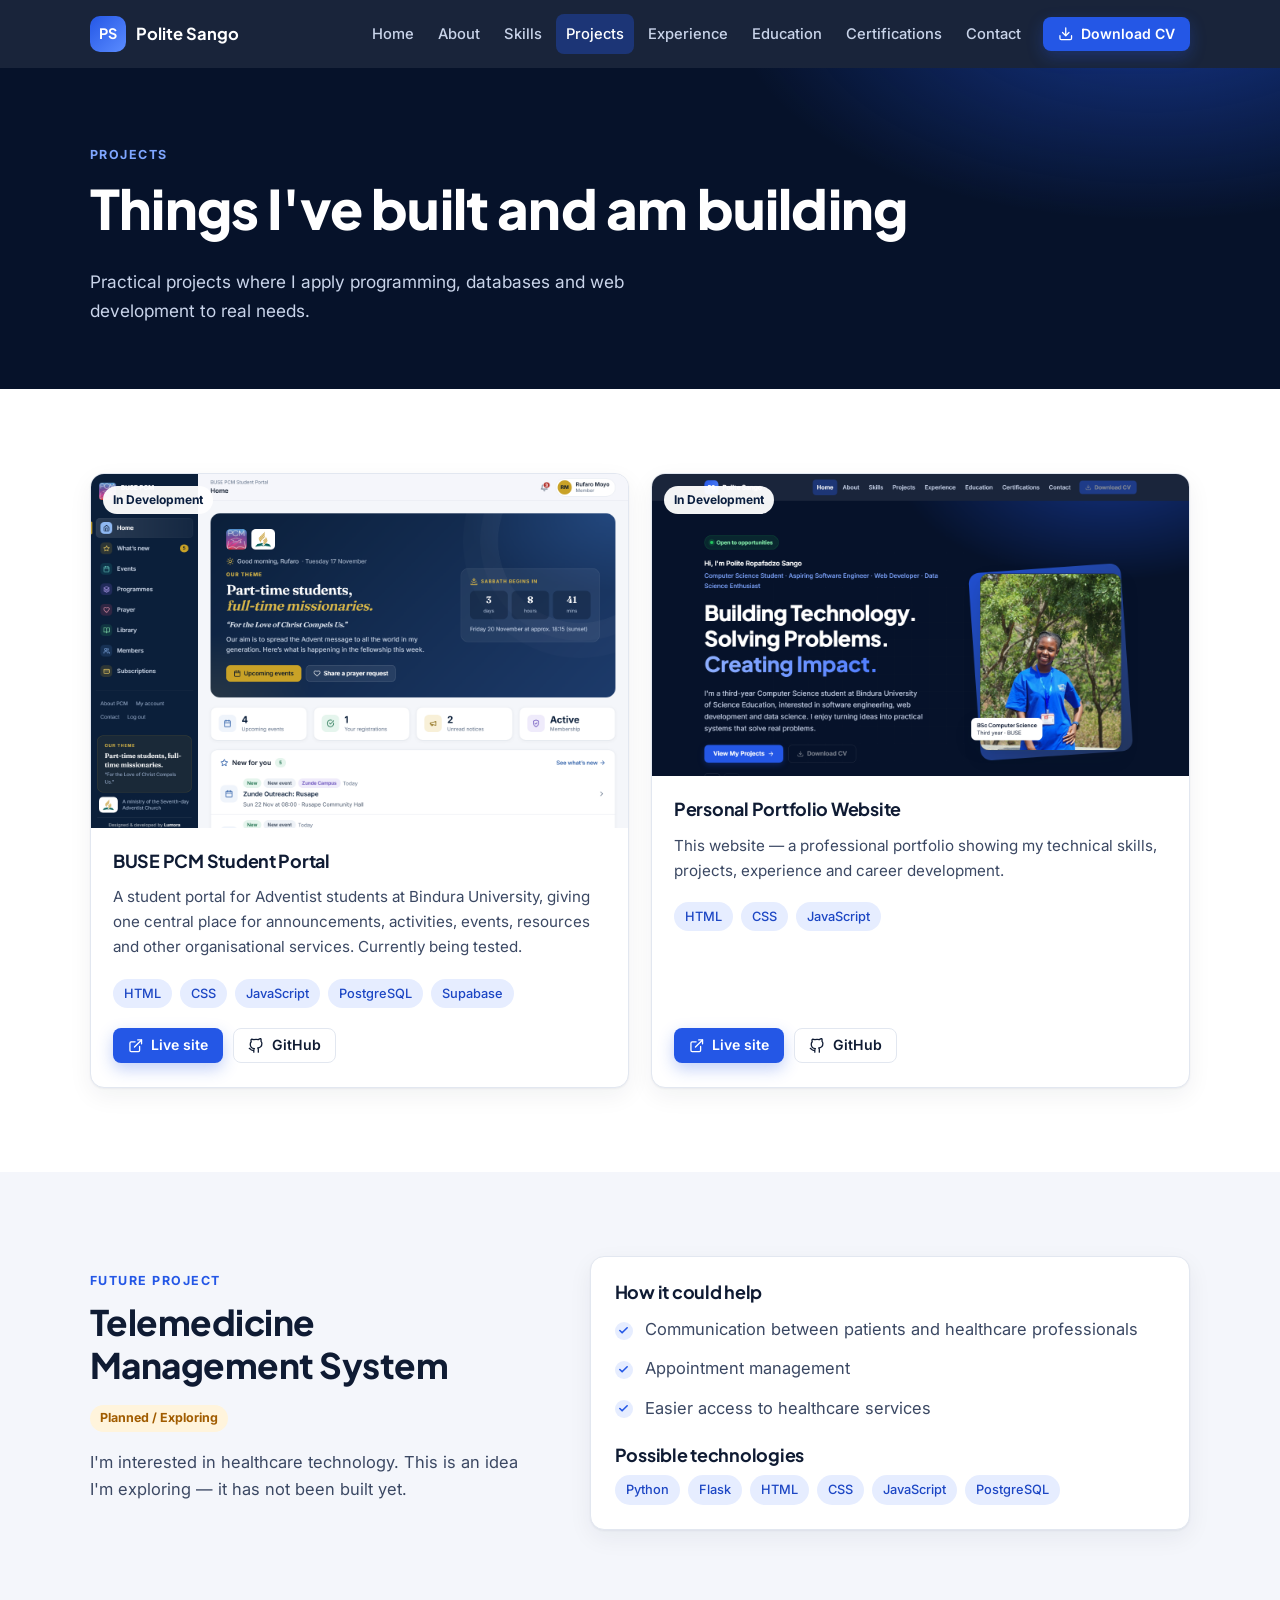
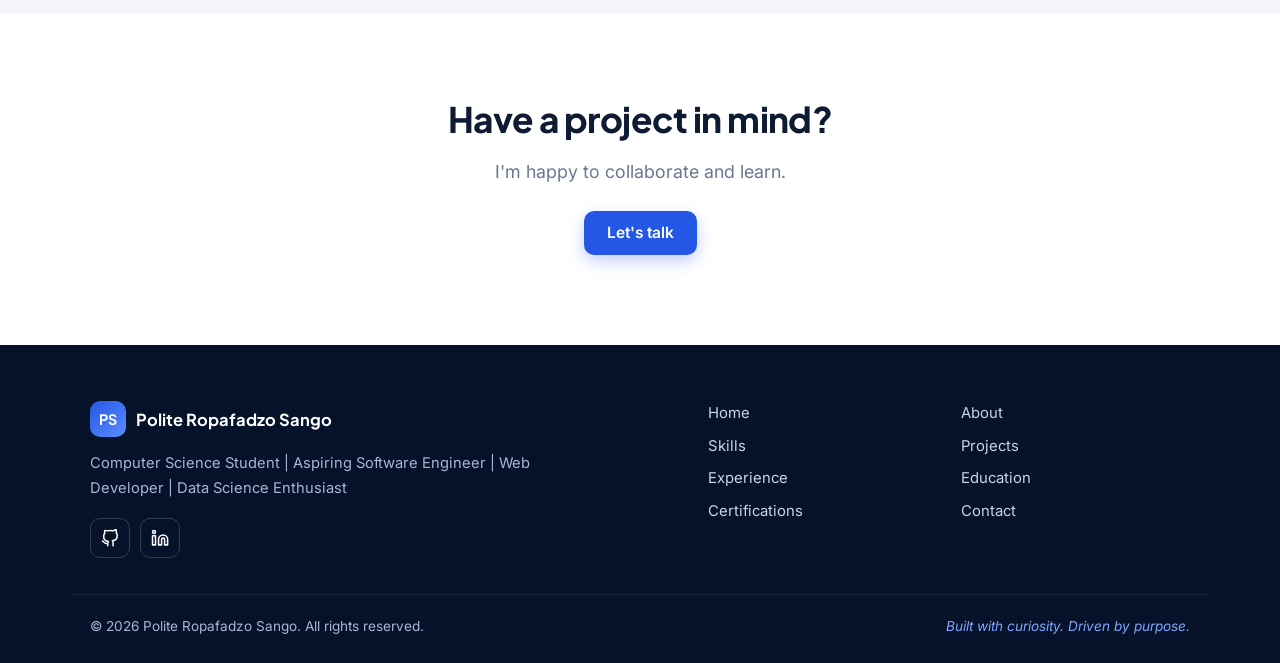
<file: projects.html>
<!doctype html>
<html lang="en">
<head>
  <meta charset="utf-8">
  <meta name="viewport" content="width=device-width, initial-scale=1">
  <title>Projects | Polite Ropafadzo Sango</title>
  <meta name="description" content="Projects by Polite Ropafadzo Sango, including the BUSE PCM Student Portal and this portfolio website.">
  <meta property="og:title" content="Projects — Polite Ropafadzo Sango">
  <meta property="og:description" content="Practical software and web projects.">
  <meta property="og:type" content="website">
  <meta name="theme-color" content="#06122a">
  <link rel="icon" href="assets/favicon.svg" type="image/svg+xml">
  <link rel="preconnect" href="https://fonts.googleapis.com">
  <link rel="preconnect" href="https://fonts.gstatic.com" crossorigin>
  <link href="https://fonts.googleapis.com/css2?family=Inter:wght@400;500;600;700&family=Plus+Jakarta+Sans:wght@700;800&display=swap" rel="stylesheet">
  <link rel="stylesheet" href="css/style.css">
</head>
<body data-page="projects">
  <a class="skip" href="#main">Skip to content</a>
  <header id="site-header"></header>

  <main id="main">
    <section class="page-hero dark">
      <div class="container">
        <span class="eyebrow">Projects</span>
        <h1>Things I've built and am building</h1>
        <p>Practical projects where I apply programming, databases and web development to real needs.</p>
      </div>
    </section>

    <section class="section">
      <div class="container">
        <div class="grid grid-2" data-projects></div>
      </div>
    </section>

    <section class="section section-soft">
      <div class="container split">
        <div>
          <span class="eyebrow">Future project</span>
          <h2>Telemedicine Management System</h2>
          <p><span class="tag tag-amber">Planned / Exploring</span></p>
          <p>I'm interested in healthcare technology. This is an idea I'm exploring — it has not been built yet.</p>
        </div>
        <div class="card">
          <h3>How it could help</h3>
          <ul class="check-list" style="margin:14px 0 22px">
            <li>Communication between patients and healthcare professionals</li>
            <li>Appointment management</li>
            <li>Easier access to healthcare services</li>
          </ul>
          <h3>Possible technologies</h3>
          <ul class="chips chips-sm" style="margin-top:10px">
            <li>Python</li><li>Flask</li><li>HTML</li><li>CSS</li><li>JavaScript</li><li>PostgreSQL</li>
          </ul>
        </div>
      </div>
    </section>

    <section class="section cta">
      <div class="container">
        <h2>Have a project in mind?</h2>
        <p class="lead muted">I'm happy to collaborate and learn.</p>
        <a class="btn btn-primary" href="contact.html">Let's talk</a>
      </div>
    </section>
  </main>

  <footer id="site-footer"></footer>
  <script src="js/config.js"></script>
  <script src="js/main.js"></script>
</body>
</html>
</file>
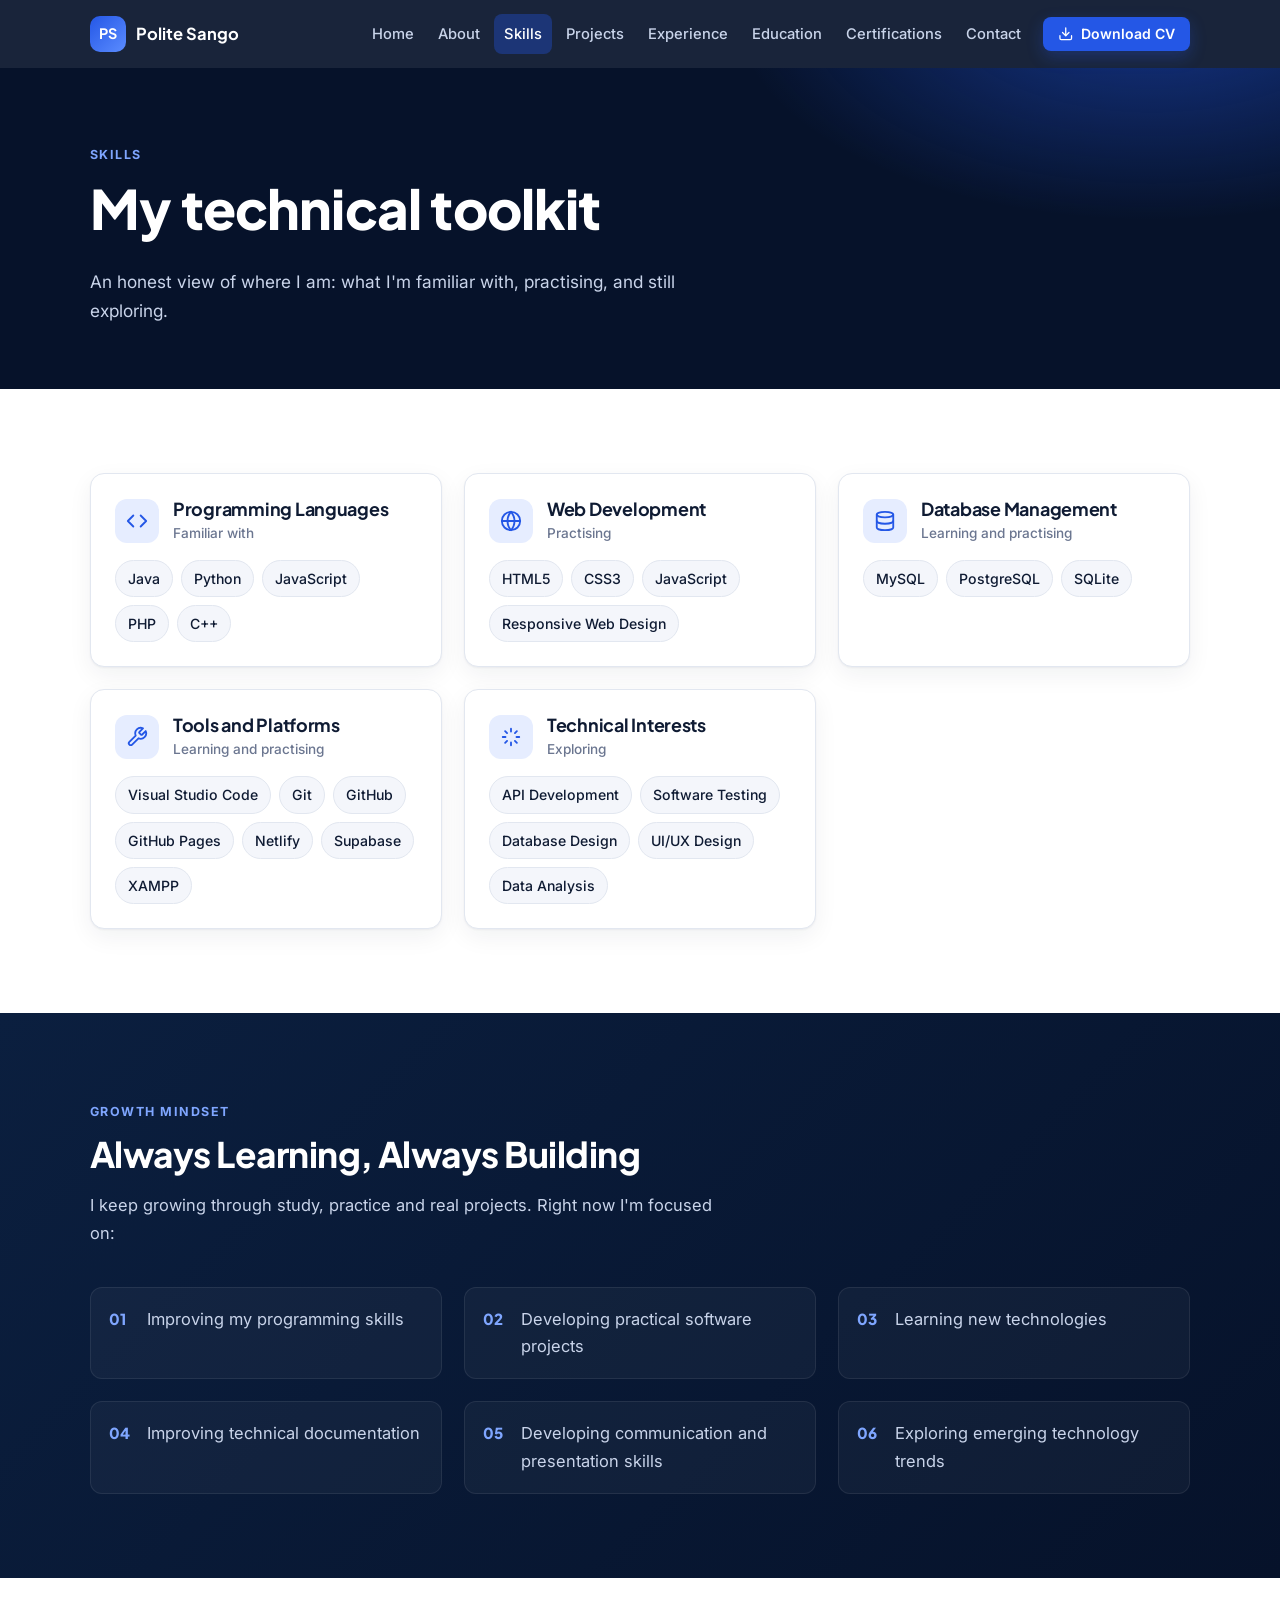
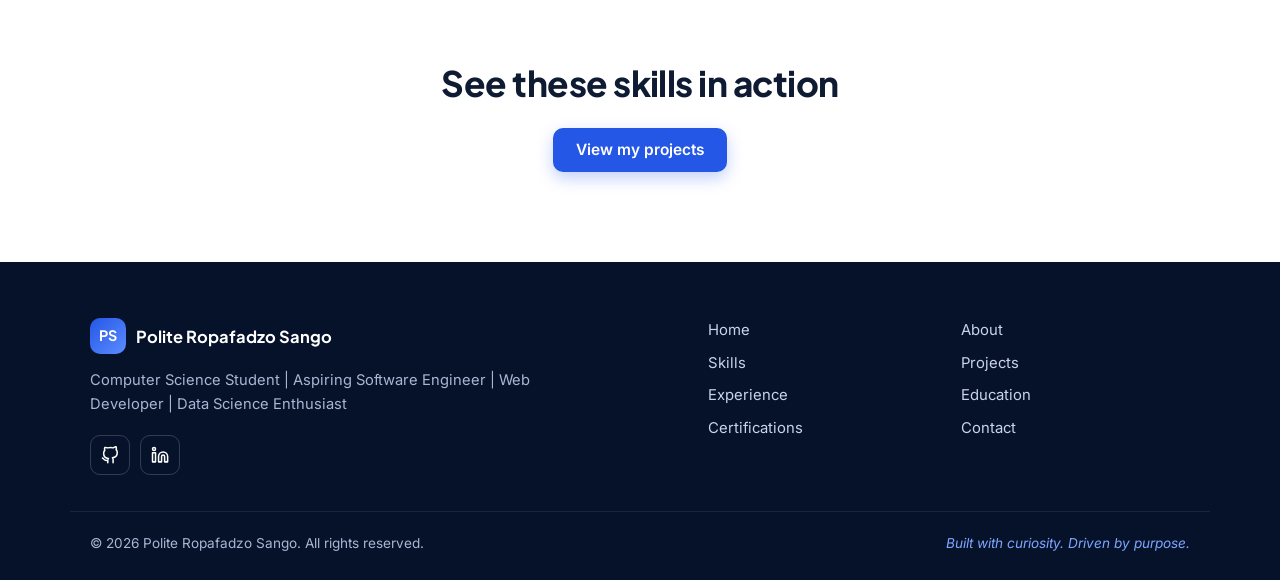
<file: skills.html>
<!doctype html>
<html lang="en">
<head>
  <meta charset="utf-8">
  <meta name="viewport" content="width=device-width, initial-scale=1">
  <title>Skills | Polite Ropafadzo Sango</title>
  <meta name="description" content="Technical skills of Polite Ropafadzo Sango: Java, Python, JavaScript, PHP, HTML5, CSS3, MySQL, PostgreSQL, SQLite, Git and more.">
  <meta property="og:title" content="Skills — Polite Ropafadzo Sango">
  <meta property="og:description" content="Programming languages, web development, databases, tools and technical interests.">
  <meta property="og:type" content="website">
  <meta name="theme-color" content="#06122a">
  <link rel="icon" href="assets/favicon.svg" type="image/svg+xml">
  <link rel="preconnect" href="https://fonts.googleapis.com">
  <link rel="preconnect" href="https://fonts.gstatic.com" crossorigin>
  <link href="https://fonts.googleapis.com/css2?family=Inter:wght@400;500;600;700&family=Plus+Jakarta+Sans:wght@700;800&display=swap" rel="stylesheet">
  <link rel="stylesheet" href="css/style.css">
</head>
<body data-page="skills">
  <a class="skip" href="#main">Skip to content</a>
  <header id="site-header"></header>

  <main id="main">
    <section class="page-hero dark">
      <div class="container">
        <span class="eyebrow">Skills</span>
        <h1>My technical toolkit</h1>
        <p>An honest view of where I am: what I'm familiar with, practising, and still exploring.</p>
      </div>
    </section>

    <section class="section">
      <div class="container">
        <div class="grid grid-3" data-skills></div>
      </div>
    </section>

    <div data-learning></div>

    <section class="section cta">
      <div class="container">
        <h2>See these skills in action</h2>
        <a class="btn btn-primary" href="projects.html">View my projects</a>
      </div>
    </section>
  </main>

  <footer id="site-footer"></footer>
  <script src="js/config.js"></script>
  <script src="js/main.js"></script>
</body>
</html>
</file>
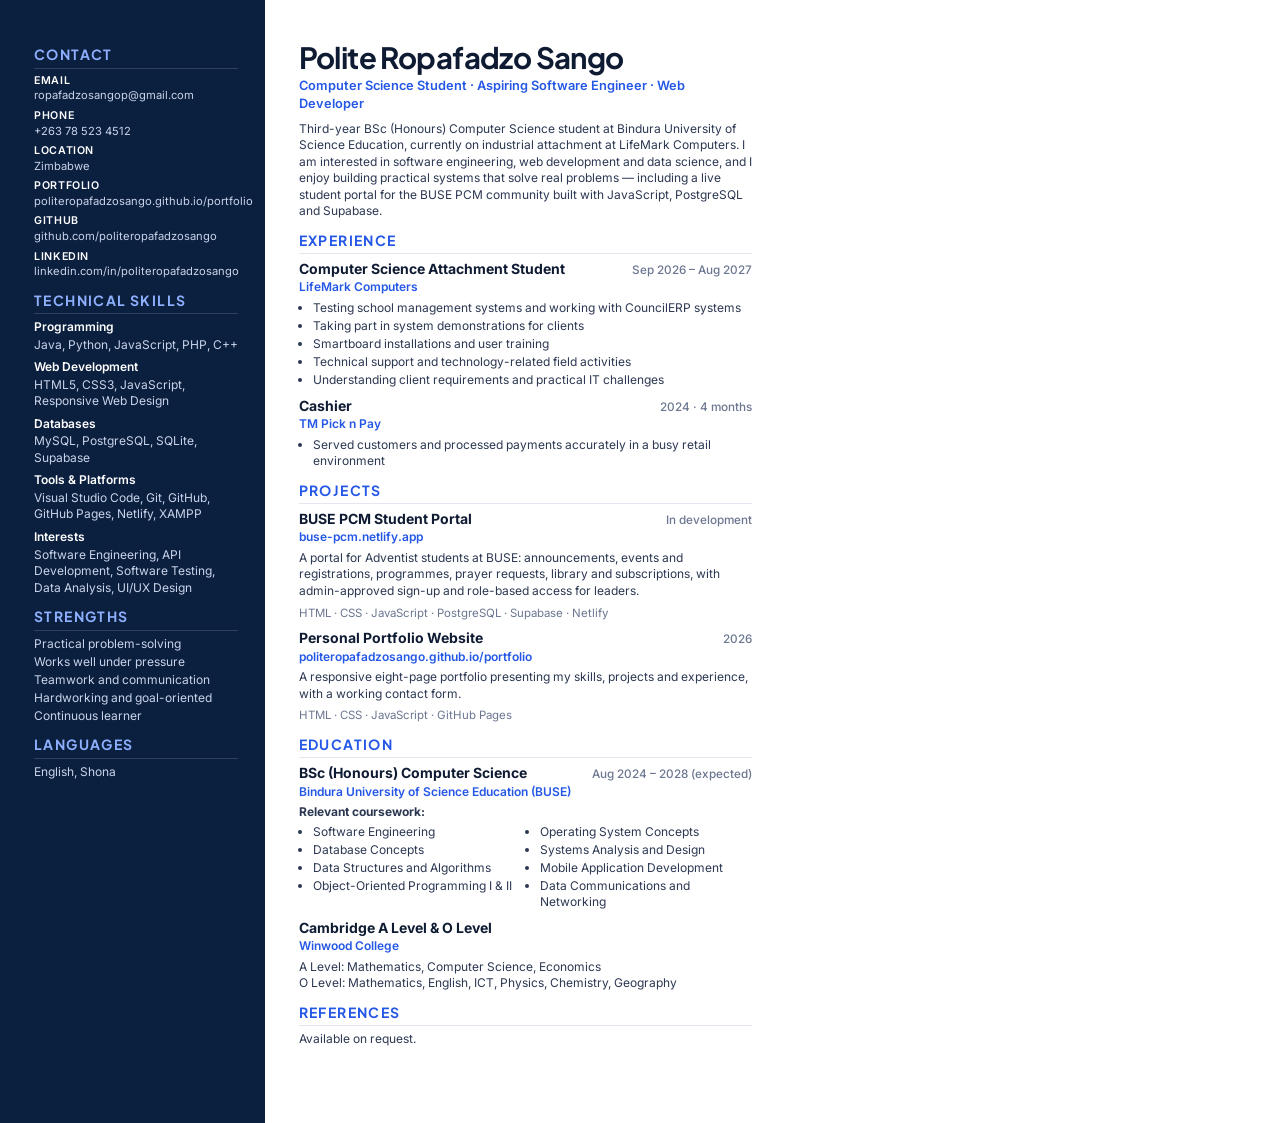
<file: cv/cv.html>
<!doctype html>
<html lang="en">
<head>
<meta charset="utf-8">
<title>Polite Ropafadzo Sango — CV</title>
<!-- Public CV. Edit this file, then re-create the PDF (see README). Keep private details (ID, address, date of birth) OUT of this file. -->
<link href="https://fonts.googleapis.com/css2?family=Inter:wght@400;500;600;700&family=Plus+Jakarta+Sans:wght@700;800&display=swap" rel="stylesheet">
<style>
  @page { size: A4; margin: 0; }
  * { box-sizing: border-box; }
  body { margin: 0; font-family: "Inter", Arial, sans-serif; color: #2c3852; font-size: 9pt; line-height: 1.38; -webkit-print-color-adjust: exact; print-color-adjust: exact; }
  .page { width: 210mm; min-height: 297mm; display: grid; grid-template-columns: 70mm 1fr; height: 297mm; overflow: hidden; }
  aside { background: #0b1f3f; color: #c9d4ea; padding: 12mm 7mm 10mm 9mm; }
  main { padding: 11mm 11mm 9mm 9mm; }
  h1 { font-family: "Plus Jakarta Sans", Arial, sans-serif; font-size: 22pt; line-height: 1.08; color: #0f1b33; margin: 0 0 4px; letter-spacing: -.02em; }
  .role { color: #2457e6; font-weight: 600; font-size: 9.6pt; margin: 0 0 8px; }
  h2 { font-family: "Plus Jakarta Sans", Arial, sans-serif; font-size: 10.5pt; text-transform: uppercase; letter-spacing: .1em; color: #2457e6; margin: 11px 0 5px; padding-bottom: 3px; border-bottom: 1.5px solid #e2e7f0; }
  aside h2 { color: #8fb0ff; border-color: rgba(255,255,255,.15); }
  aside h2:first-of-type { margin-top: 0; }
  p { margin: 0 0 6px; }
  ul { margin: 0; padding-left: 14px; }
  li { margin-bottom: 1.5px; }
  .contact { list-style: none; padding: 0; }
  .contact li { margin-bottom: 5px; font-size: 8.4pt; }
  .contact b { display: block; color: #fff; font-weight: 600; font-size: 8pt; text-transform: uppercase; letter-spacing: .06em; }
  .contact a { color: #c9d4ea; text-decoration: none; }
  .skill { margin-bottom: 6px; }
  .skill b { display: block; color: #fff; font-weight: 600; margin-bottom: 1px; }
  .plain { list-style: none; padding: 0; }
  .item { margin-bottom: 7px; }
  .item-head { display: flex; justify-content: space-between; gap: 10px; align-items: baseline; }
  .item-head h3 { font-size: 10.5pt; color: #0f1b33; margin: 0; }
  .when { color: #6b7690; font-size: 8.8pt; white-space: nowrap; font-weight: 500; }
  .org { color: #2457e6; font-weight: 600; margin: 1px 0 4px; }
  .tags { color: #6b7690; font-size: 8.6pt; margin-top: 3px; }
  .cols { columns: 2; column-gap: 16px; }
  a { color: #2457e6; text-decoration: none; }
</style>
</head>
<body>
<div class="page">
  <aside>
    <h2>Contact</h2>
    <ul class="contact">
      <li><b>Email</b><a href="mailto:ropafadzosangop@gmail.com">ropafadzosangop@gmail.com</a></li>
      <li><b>Phone</b>+263 78 523 4512</li>
      <li><b>Location</b>Zimbabwe</li>
      <li><b>Portfolio</b><a href="https://politeropafadzosango.github.io/portfolio/">politeropafadzosango.github.io/portfolio</a></li>
      <li><b>GitHub</b><a href="https://github.com/politeropafadzosango">github.com/politeropafadzosango</a></li>
      <li><b>LinkedIn</b><a href="https://www.linkedin.com/in/politeropafadzosango/">linkedin.com/in/politeropafadzosango</a></li>
    </ul>

    <h2>Technical Skills</h2>
    <div class="skill"><b>Programming</b>Java, Python, JavaScript, PHP, C++</div>
    <div class="skill"><b>Web Development</b>HTML5, CSS3, JavaScript, Responsive Web Design</div>
    <div class="skill"><b>Databases</b>MySQL, PostgreSQL, SQLite, Supabase</div>
    <div class="skill"><b>Tools &amp; Platforms</b>Visual Studio Code, Git, GitHub, GitHub Pages, Netlify, XAMPP</div>
    <div class="skill"><b>Interests</b>Software Engineering, API Development, Software Testing, Data Analysis, UI/UX Design</div>

    <h2>Strengths</h2>
    <ul class="plain">
      <li>Practical problem-solving</li>
      <li>Works well under pressure</li>
      <li>Teamwork and communication</li>
      <li>Hardworking and goal-oriented</li>
      <li>Continuous learner</li>
    </ul>

    <h2>Languages</h2>
    <p>English, Shona</p>
  </aside>

  <main>
    <h1>Polite Ropafadzo Sango</h1>
    <p class="role">Computer Science Student · Aspiring Software Engineer · Web Developer</p>
    <p>Third-year BSc (Honours) Computer Science student at Bindura University of Science Education, currently on industrial attachment at LifeMark Computers. I am interested in software engineering, web development and data science, and I enjoy building practical systems that solve real problems — including a live student portal for the BUSE PCM community built with JavaScript, PostgreSQL and Supabase.</p>

    <h2>Experience</h2>
    <div class="item">
      <div class="item-head"><h3>Computer Science Attachment Student</h3><span class="when">Sep 2026 – Aug 2027</span></div>
      <div class="org">LifeMark Computers</div>
      <ul>
        <li>Testing school management systems and working with CouncilERP systems</li>
        <li>Taking part in system demonstrations for clients</li>
        <li>Smartboard installations and user training</li>
        <li>Technical support and technology-related field activities</li>
        <li>Understanding client requirements and practical IT challenges</li>
      </ul>
    </div>
    <div class="item">
      <div class="item-head"><h3>Cashier</h3><span class="when">2024 · 4 months</span></div>
      <div class="org">TM Pick n Pay</div>
      <ul>
        <li>Served customers and processed payments accurately in a busy retail environment</li>
      </ul>
    </div>

    <h2>Projects</h2>
    <div class="item">
      <div class="item-head"><h3>BUSE PCM Student Portal</h3><span class="when">In development</span></div>
      <div class="org"><a href="https://buse-pcm.netlify.app">buse-pcm.netlify.app</a></div>
      <p>A portal for Adventist students at BUSE: announcements, events and registrations, programmes, prayer requests, library and subscriptions, with admin-approved sign-up and role-based access for leaders.</p>
      <div class="tags">HTML · CSS · JavaScript · PostgreSQL · Supabase · Netlify</div>
    </div>
    <div class="item">
      <div class="item-head"><h3>Personal Portfolio Website</h3><span class="when">2026</span></div>
      <div class="org"><a href="https://politeropafadzosango.github.io/portfolio/">politeropafadzosango.github.io/portfolio</a></div>
      <p>A responsive eight-page portfolio presenting my skills, projects and experience, with a working contact form.</p>
      <div class="tags">HTML · CSS · JavaScript · GitHub Pages</div>
    </div>

    <h2>Education</h2>
    <div class="item">
      <div class="item-head"><h3>BSc (Honours) Computer Science</h3><span class="when">Aug 2024 – 2028 (expected)</span></div>
      <div class="org">Bindura University of Science Education (BUSE)</div>
      <p style="margin-bottom:3px"><b>Relevant coursework:</b></p>
      <ul class="cols">
        <li>Software Engineering</li>
        <li>Database Concepts</li>
        <li>Data Structures and Algorithms</li>
        <li>Object-Oriented Programming I &amp; II</li>
        <li>Operating System Concepts</li>
        <li>Systems Analysis and Design</li>
        <li>Mobile Application Development</li>
        <li>Data Communications and Networking</li>
      </ul>
    </div>
    <div class="item">
      <div class="item-head"><h3>Cambridge A Level &amp; O Level</h3></div>
      <div class="org">Winwood College</div>
      <p>A Level: Mathematics, Computer Science, Economics<br>O Level: Mathematics, English, ICT, Physics, Chemistry, Geography</p>
    </div>

    <h2>References</h2>
    <p>Available on request.</p>
  </main>
</div>
</body>
</html>
</file>
<file: css/style.css>
:root {
  --navy-900: #06122a;
  --navy-800: #0b1f3f;
  --navy-700: #13305c;
  --blue: #2457e6;
  --blue-600: #1c46c4;
  --blue-100: #e6edff;
  --sky: #7fa6ff;
  --ink: #0f1b33;
  --text: #3b4863;
  --muted: #6b7690;
  --line: #e2e7f0;
  --bg: #ffffff;
  --bg-soft: #f4f6fb;
  --radius: 14px;
  --shadow: 0 1px 2px rgba(15, 27, 51, .05), 0 8px 24px rgba(15, 27, 51, .06);
  --shadow-lg: 0 18px 44px rgba(15, 27, 51, .14);
  --font: "Inter", system-ui, -apple-system, "Segoe UI", Roboto, sans-serif;
  --font-head: "Plus Jakarta Sans", var(--font);
}

*, *::before, *::after { box-sizing: border-box; }
html { scroll-behavior: smooth; }
body {
  margin: 0;
  font-family: var(--font);
  font-size: 16.5px;
  line-height: 1.65;
  color: var(--text);
  background: var(--bg);
  -webkit-font-smoothing: antialiased;
  overflow-x: hidden;
}
img { max-width: 100%; display: block; }
a { color: var(--blue); text-decoration: none; }
a:hover { text-decoration: underline; }
h1, h2, h3 { font-family: var(--font-head); color: var(--ink); line-height: 1.2; margin: 0 0 .5em; letter-spacing: -.015em; }
h1 { font-size: clamp(2.1rem, 5vw, 3.4rem); font-weight: 800; }
h2 { font-size: clamp(1.6rem, 3.2vw, 2.2rem); font-weight: 750; }
h3 { font-size: 1.12rem; font-weight: 700; }
p { margin: 0 0 1em; }
ul { margin: 0; padding: 0; }
.muted { color: var(--muted); }
:focus-visible { outline: 3px solid var(--sky); outline-offset: 2px; border-radius: 6px; }
.skip { position: absolute; left: -999px; top: 8px; background: var(--blue); color: #fff; padding: 8px 14px; border-radius: 8px; z-index: 100; }
.skip:focus { left: 16px; }

.container { width: 100%; max-width: 1140px; margin: 0 auto; padding: 0 20px; }
.section { padding: 84px 0; }
.section-soft { background: var(--bg-soft); }
.section-head { max-width: 640px; margin-bottom: 40px; }
.section-head.center { margin-inline: auto; text-align: center; }
.eyebrow {
  display: inline-block; font-size: .78rem; font-weight: 700; letter-spacing: .12em;
  text-transform: uppercase; color: var(--blue); margin-bottom: 10px;
}
.dark .eyebrow { color: var(--sky); }
.lead { font-size: 1.12rem; }

/* ---------- Buttons ---------- */
.btn {
  display: inline-flex; align-items: center; gap: 8px; justify-content: center;
  padding: 12px 22px; border-radius: 10px; font-weight: 600; font-size: .97rem;
  border: 1.5px solid transparent; cursor: pointer; transition: transform .15s, background .15s, box-shadow .15s, border-color .15s;
  text-decoration: none !important; font-family: inherit; line-height: 1.2;
}
.btn-sm { padding: 8px 14px; font-size: .88rem; border-radius: 8px; }
.btn-primary { background: var(--blue); color: #fff; box-shadow: 0 6px 16px rgba(36, 87, 230, .28); }
.btn-primary:hover { background: var(--blue-600); transform: translateY(-1px); }
.btn-outline { border-color: var(--line); color: var(--ink); background: #fff; }
.btn-outline:hover { border-color: var(--blue); color: var(--blue); }
.btn-ghost { border-color: rgba(255, 255, 255, .28); color: #fff; }
.btn-ghost:hover { background: rgba(255, 255, 255, .08); }
.btn.is-disabled, .social.is-disabled { opacity: .45; cursor: not-allowed; box-shadow: none; transform: none; }
.icon { width: 1.1em; height: 1.1em; flex-shrink: 0; }

/* ---------- Header ---------- */
#site-header {
  position: sticky; top: 0; z-index: 50; background: rgba(6, 18, 42, .92);
  backdrop-filter: saturate(160%) blur(10px); transition: box-shadow .2s;
}
#site-header.scrolled { box-shadow: 0 6px 20px rgba(0, 0, 0, .18); }
.nav-bar { display: flex; align-items: center; justify-content: space-between; height: 68px; }
.brand { display: inline-flex; align-items: center; gap: 10px; color: #fff; font-family: var(--font-head); font-weight: 700; text-decoration: none !important; }
.brand-mark {
  display: grid; place-items: center; width: 36px; height: 36px; border-radius: 10px;
  background: linear-gradient(135deg, var(--blue), #5b8cff); color: #fff; font-size: .9rem; letter-spacing: .02em;
}
.nav-links { display: flex; align-items: center; gap: 4px; }
.nav-links a:not(.btn) {
  color: #c9d4ea; font-size: .92rem; font-weight: 500; padding: 8px 10px; border-radius: 8px; text-decoration: none;
}
.nav-links a:not(.btn):hover { color: #fff; background: rgba(255, 255, 255, .07); }
.nav-links a.active { color: #fff; background: rgba(36, 87, 230, .35); }
.nav-cv { margin-left: 8px; }
.nav-toggle { display: none; background: none; border: 0; color: #fff; padding: 8px; cursor: pointer; border-radius: 8px; }
.nav-toggle .icon { width: 26px; height: 26px; }

@media (max-width: 980px) {
  .nav-toggle { display: inline-flex; }
  .nav-links {
    display: none; position: absolute; top: 68px; left: 0; right: 0; flex-direction: column; align-items: stretch;
    background: var(--navy-900); padding: 12px 20px 22px; border-top: 1px solid rgba(255, 255, 255, .08);
  }
  .nav-links.open { display: flex; }
  .nav-links a:not(.btn) { padding: 12px 12px; font-size: 1rem; }
  .nav-cv { margin: 10px 0 0; }
}

/* ---------- Hero ---------- */
.dark { background: var(--navy-800); color: #c9d4ea; }
.dark h1, .dark h2, .dark h3 { color: #fff; }
.hero {
  position: relative; overflow: hidden; padding: 88px 0 96px;
  background:
    radial-gradient(900px 480px at 85% -10%, rgba(36, 87, 230, .45), transparent 60%),
    radial-gradient(600px 400px at -10% 110%, rgba(91, 140, 255, .18), transparent 60%),
    var(--navy-900);
}
.hero::before {
  content: ""; position: absolute; inset: 0; opacity: .35; pointer-events: none;
  background-image: linear-gradient(rgba(255,255,255,.05) 1px, transparent 1px), linear-gradient(90deg, rgba(255,255,255,.05) 1px, transparent 1px);
  background-size: 44px 44px; mask-image: radial-gradient(ellipse at center, #000 30%, transparent 75%);
}
.hero-grid { position: relative; display: grid; grid-template-columns: 1.25fr .9fr; gap: 56px; align-items: center; }
.hero h1 .accent { background: linear-gradient(90deg, #8fb0ff, #4f7dff); -webkit-background-clip: text; background-clip: text; color: transparent; }
.hero .who { font-size: 1.05rem; color: #fff; font-weight: 600; margin-bottom: 4px; }
.hero .role { color: var(--sky); font-weight: 500; font-size: .98rem; margin-bottom: 22px; }
.hero .lead { color: #c9d4ea; max-width: 560px; }
.badge-open {
  display: inline-flex; align-items: center; gap: 8px; padding: 6px 14px; border-radius: 999px;
  background: rgba(34, 197, 94, .12); color: #86efac; border: 1px solid rgba(34, 197, 94, .3);
  font-size: .85rem; font-weight: 600; margin-bottom: 22px;
}
.badge-open::before { content: ""; width: 8px; height: 8px; border-radius: 50%; background: #22c55e; box-shadow: 0 0 0 4px rgba(34,197,94,.2); animation: pulse 2s infinite; }
@keyframes pulse { 50% { box-shadow: 0 0 0 7px rgba(34,197,94,0); } }
.hero-actions { display: flex; flex-wrap: wrap; gap: 12px; margin: 28px 0 26px; }
.hero-meta { display: flex; align-items: center; flex-wrap: wrap; gap: 18px; color: #a9b6d3; font-size: .93rem; }
.hero-meta .loc { display: inline-flex; align-items: center; gap: 6px; }

.photo-wrap { position: relative; justify-self: center; width: min(360px, 100%); }
.photo-wrap::before {
  content: ""; position: absolute; inset: -14px; border-radius: 28px; z-index: 0;
  background: linear-gradient(135deg, rgba(36,87,230,.9), rgba(127,166,255,.25));
  transform: rotate(-4deg);
}
.photo {
  position: relative; z-index: 1; aspect-ratio: 4 / 5; border-radius: 22px; overflow: hidden;
  background: linear-gradient(160deg, var(--navy-700), var(--navy-900)); display: grid; place-items: center;
  box-shadow: var(--shadow-lg); border: 1px solid rgba(255,255,255,.1);
}
.photo img { width: 100%; height: 100%; object-fit: cover; }
.photo .initials { font-family: var(--font-head); font-weight: 800; font-size: 4.5rem; color: rgba(255,255,255,.85); letter-spacing: .04em; }
.photo-card {
  position: absolute; z-index: 2; left: -22px; bottom: 26px; background: #fff; color: var(--ink);
  border-radius: 12px; padding: 10px 14px; box-shadow: var(--shadow-lg); font-size: .85rem; line-height: 1.35;
}
.photo-card strong { display: block; font-family: var(--font-head); }

.socials { display: flex; gap: 10px; }
.social {
  display: inline-grid; place-items: center; width: 40px; height: 40px; border-radius: 10px;
  border: 1px solid rgba(255,255,255,.18); color: #fff; transition: background .15s, border-color .15s;
}
.social:hover { background: var(--blue); border-color: var(--blue); }

/* ---------- Page hero (inner pages) ---------- */
.page-hero {
  position: relative; overflow: hidden; padding: 72px 0 64px;
  background: radial-gradient(700px 360px at 90% -20%, rgba(36, 87, 230, .5), transparent 60%), var(--navy-900);
}
.page-hero p { color: #c9d4ea; max-width: 640px; font-size: 1.08rem; margin: 0; }

/* ---------- Cards & grids ---------- */
.grid { display: grid; gap: 22px; }
.grid > *, .hero-grid > *, .split > *, .contact-grid > *, .footer-grid > * { min-width: 0; }
h1, h2, p { overflow-wrap: break-word; }
.grid-2 { grid-template-columns: repeat(2, 1fr); }
.grid-3 { grid-template-columns: repeat(3, 1fr); }
.card {
  background: #fff; border: 1px solid var(--line); border-radius: var(--radius); padding: 24px;
  box-shadow: var(--shadow); transition: transform .2s, box-shadow .2s, border-color .2s;
}
.card:hover { transform: translateY(-3px); box-shadow: var(--shadow-lg); border-color: #cfd8ea; }
.icon-badge {
  display: inline-grid; place-items: center; width: 44px; height: 44px; border-radius: 12px; flex-shrink: 0;
  background: var(--blue-100); color: var(--blue);
}
.icon-badge .icon { width: 22px; height: 22px; }

.skill-head { display: flex; gap: 14px; align-items: center; margin-bottom: 16px; }
.skill-head h3 { margin: 0; }
.level { margin: 2px 0 0; font-size: .85rem; color: var(--muted); font-weight: 500; }
.chips { list-style: none; display: flex; flex-wrap: wrap; gap: 8px; }
.chips li {
  padding: 6px 12px; border-radius: 999px; background: var(--bg-soft); border: 1px solid var(--line);
  font-size: .88rem; font-weight: 500; color: var(--ink);
}
.chips-sm li { padding: 3px 10px; font-size: .8rem; background: var(--blue-100); border-color: transparent; color: var(--blue-600); }

.project-card { padding: 0; overflow: hidden; display: flex; flex-direction: column; }
.project-shot { position: relative; aspect-ratio: 16 / 9; background: linear-gradient(135deg, var(--navy-800), var(--navy-700)); }
.project-shot img { width: 100%; height: 100%; object-fit: cover; }
.shot-placeholder { height: 100%; display: grid; place-content: center; justify-items: center; gap: 8px; color: #8fa2c7; font-size: .85rem; }
.shot-placeholder .icon { width: 34px; height: 34px; }
.status {
  position: absolute; top: 12px; left: 12px; background: rgba(255,255,255,.95); color: var(--navy-800);
  font-size: .75rem; font-weight: 700; padding: 4px 10px; border-radius: 999px;
}
.project-body { padding: 22px 22px 24px; display: flex; flex-direction: column; gap: 4px; flex: 1; }
.project-body p { font-size: .95rem; }
.project-actions { display: flex; gap: 10px; margin-top: auto; padding-top: 16px; flex-wrap: wrap; }

/* ---------- Lists / info ---------- */
.info-list { list-style: none; display: grid; gap: 0; }
.info-list li { display: grid; grid-template-columns: 170px 1fr; gap: 16px; padding: 14px 0; border-bottom: 1px solid var(--line); }
.info-list li:last-child { border-bottom: 0; }
.info-list .k { color: var(--muted); font-weight: 500; font-size: .93rem; }
.info-list .v { color: var(--ink); font-weight: 600; }
.check-list { list-style: none; display: grid; gap: 12px; }
.check-list li { position: relative; padding-left: 30px; }
.check-list li::before {
  content: ""; position: absolute; left: 0; top: .32em; width: 18px; height: 18px; border-radius: 50%;
  background: var(--blue-100) url("data:image/svg+xml,%3Csvg xmlns='http://www.w3.org/2000/svg' viewBox='0 0 24 24' fill='none' stroke='%232457e6' stroke-width='3.5' stroke-linecap='round' stroke-linejoin='round'%3E%3Cpath d='M20 6 9 17l-5-5'/%3E%3C/svg%3E") center / 11px no-repeat;
}
.tile { display: flex; align-items: center; gap: 14px; padding: 18px 20px; }
.tile h3 { margin: 0; font-size: 1rem; }
.values { display: flex; flex-wrap: wrap; gap: 10px; }
.values span { padding: 8px 16px; border-radius: 999px; background: var(--navy-800); color: #fff; font-weight: 600; font-size: .9rem; }

.split { display: grid; grid-template-columns: .85fr 1.15fr; gap: 56px; align-items: center; }
.split.top { align-items: start; }

/* Timeline (experience / education) */
.timeline { position: relative; padding-left: 34px; }
.timeline::before { content: ""; position: absolute; left: 10px; top: 6px; bottom: 6px; width: 2px; background: var(--line); }
.tl-item { position: relative; }
.tl-item::before {
  content: ""; position: absolute; left: -30px; top: 28px; width: 14px; height: 14px; border-radius: 50%;
  background: var(--blue); box-shadow: 0 0 0 5px var(--blue-100);
}
.tl-meta { display: flex; flex-wrap: wrap; gap: 8px 18px; color: var(--muted); font-size: .92rem; margin-bottom: 14px; }
.tl-meta strong { color: var(--blue); }
.tag { display: inline-block; padding: 3px 10px; border-radius: 999px; background: var(--blue-100); color: var(--blue-600); font-size: .78rem; font-weight: 700; }
.tag-amber { background: #fff4dc; color: #a15c00; }

/* Learning band */
.learning { background: linear-gradient(135deg, var(--navy-800), var(--navy-900)); color: #c9d4ea; }
.learning .grid { margin-top: 8px; }
.learn-item { display: flex; gap: 12px; align-items: flex-start; padding: 18px; border-radius: 12px; background: rgba(255,255,255,.04); border: 1px solid rgba(255,255,255,.08); }
.learn-item .num { font-family: var(--font-head); font-weight: 800; color: var(--sky); font-size: .95rem; min-width: 26px; }

/* CTA */
.cta { text-align: center; }
.cta .btn { margin: 6px; }

/* Empty state */
.empty {
  border: 2px dashed var(--line); border-radius: var(--radius); padding: 40px 24px; text-align: center; background: #fff;
}
.empty .icon-badge { margin-bottom: 12px; }

/* ---------- Contact ---------- */
.contact-grid { display: grid; grid-template-columns: .8fr 1.2fr; gap: 32px; align-items: start; }
.contact-list { list-style: none; display: grid; gap: 18px; }
.contact-list li { display: flex; gap: 14px; align-items: center; }
.contact-list .label { display: block; font-size: .8rem; color: var(--muted); font-weight: 600; text-transform: uppercase; letter-spacing: .06em; }
.contact-list a, .contact-list span:not(.label):not(.icon-badge) { color: var(--ink); font-weight: 600; word-break: break-word; }
form .field { margin-bottom: 18px; }
form label { display: block; font-weight: 600; color: var(--ink); font-size: .92rem; margin-bottom: 6px; }
form input, form textarea {
  width: 100%; padding: 12px 14px; border: 1.5px solid var(--line); border-radius: 10px; font: inherit; color: var(--ink);
  background: #fff; transition: border-color .15s, box-shadow .15s;
}
form textarea { min-height: 160px; resize: vertical; }
form input:focus, form textarea:focus { outline: none; border-color: var(--blue); box-shadow: 0 0 0 4px var(--blue-100); }
form [aria-invalid="true"] { border-color: #dc2626; }
.field-error { color: #dc2626; font-size: .84rem; min-height: 1.2em; margin-top: 4px; }
.field-row { display: grid; grid-template-columns: 1fr 1fr; gap: 16px; }
.field-foot { display: flex; justify-content: space-between; gap: 10px; }
.counter { font-size: .8rem; color: var(--muted); margin-top: 4px; }
.form-status { margin-top: 14px; padding: 0; border-radius: 10px; font-weight: 500; }
.form-status.success, .form-status.error { padding: 12px 14px; }
.form-status.success { background: #e9f9ef; color: #166534; }
.form-status.error { background: #fdecec; color: #991b1b; }
.hidden { display: none; }

/* ---------- Footer ---------- */
#site-footer { background: var(--navy-900); color: #a9b6d3; padding-top: 56px; }
.footer-grid { display: grid; grid-template-columns: 1.2fr 1fr; gap: 40px; padding-bottom: 36px; }
.footer-title { margin: 14px 0 18px; font-size: .92rem; max-width: 440px; }
.footer-links { display: grid; grid-template-columns: repeat(2, 1fr); gap: 8px 24px; align-content: start; }
.footer-links a { color: #c9d4ea; font-size: .93rem; }
.footer-links a:hover { color: #fff; }
.footer-bottom {
  display: flex; flex-wrap: wrap; justify-content: space-between; gap: 10px; padding-top: 20px; padding-bottom: 26px;
  border-top: 1px solid rgba(255,255,255,.08); font-size: .85rem;
}
.motto { color: var(--sky); font-style: italic; }

/* ---------- Animation ---------- */
.reveal { opacity: 0; transform: translateY(16px); transition: opacity .6s ease, transform .6s ease; }
.reveal.in { opacity: 1; transform: none; }
.card.reveal.in:hover { transform: translateY(-3px); }
.info-list .v.muted, .contact-list .muted { color: var(--muted) !important; font-weight: 500 !important; }
@media (prefers-reduced-motion: reduce) {
  * { animation: none !important; transition: none !important; scroll-behavior: auto !important; }
  .reveal { opacity: 1; transform: none; }
}

/* ---------- Responsive ---------- */
@media (max-width: 900px) {
  .hero-grid, .split, .contact-grid { grid-template-columns: 1fr; gap: 40px; }
  .hero-grid .photo-wrap { order: -1; width: min(280px, 80%); }
  .grid-3 { grid-template-columns: repeat(2, 1fr); }
}
@media (max-width: 640px) {
  body { font-size: 16px; }
  .container { padding: 0 16px; }
  .section { padding: 60px 0; }
  .hero { padding: 48px 0 64px; }
  .grid-2, .grid-3, .field-row, .footer-grid { grid-template-columns: 1fr; }
  .info-list li { grid-template-columns: 1fr; gap: 2px; }
  .photo-card { left: 50%; transform: translateX(-50%); bottom: -18px; white-space: nowrap; }
  .hero-actions .btn { flex: 1 1 auto; }
}
</file>
